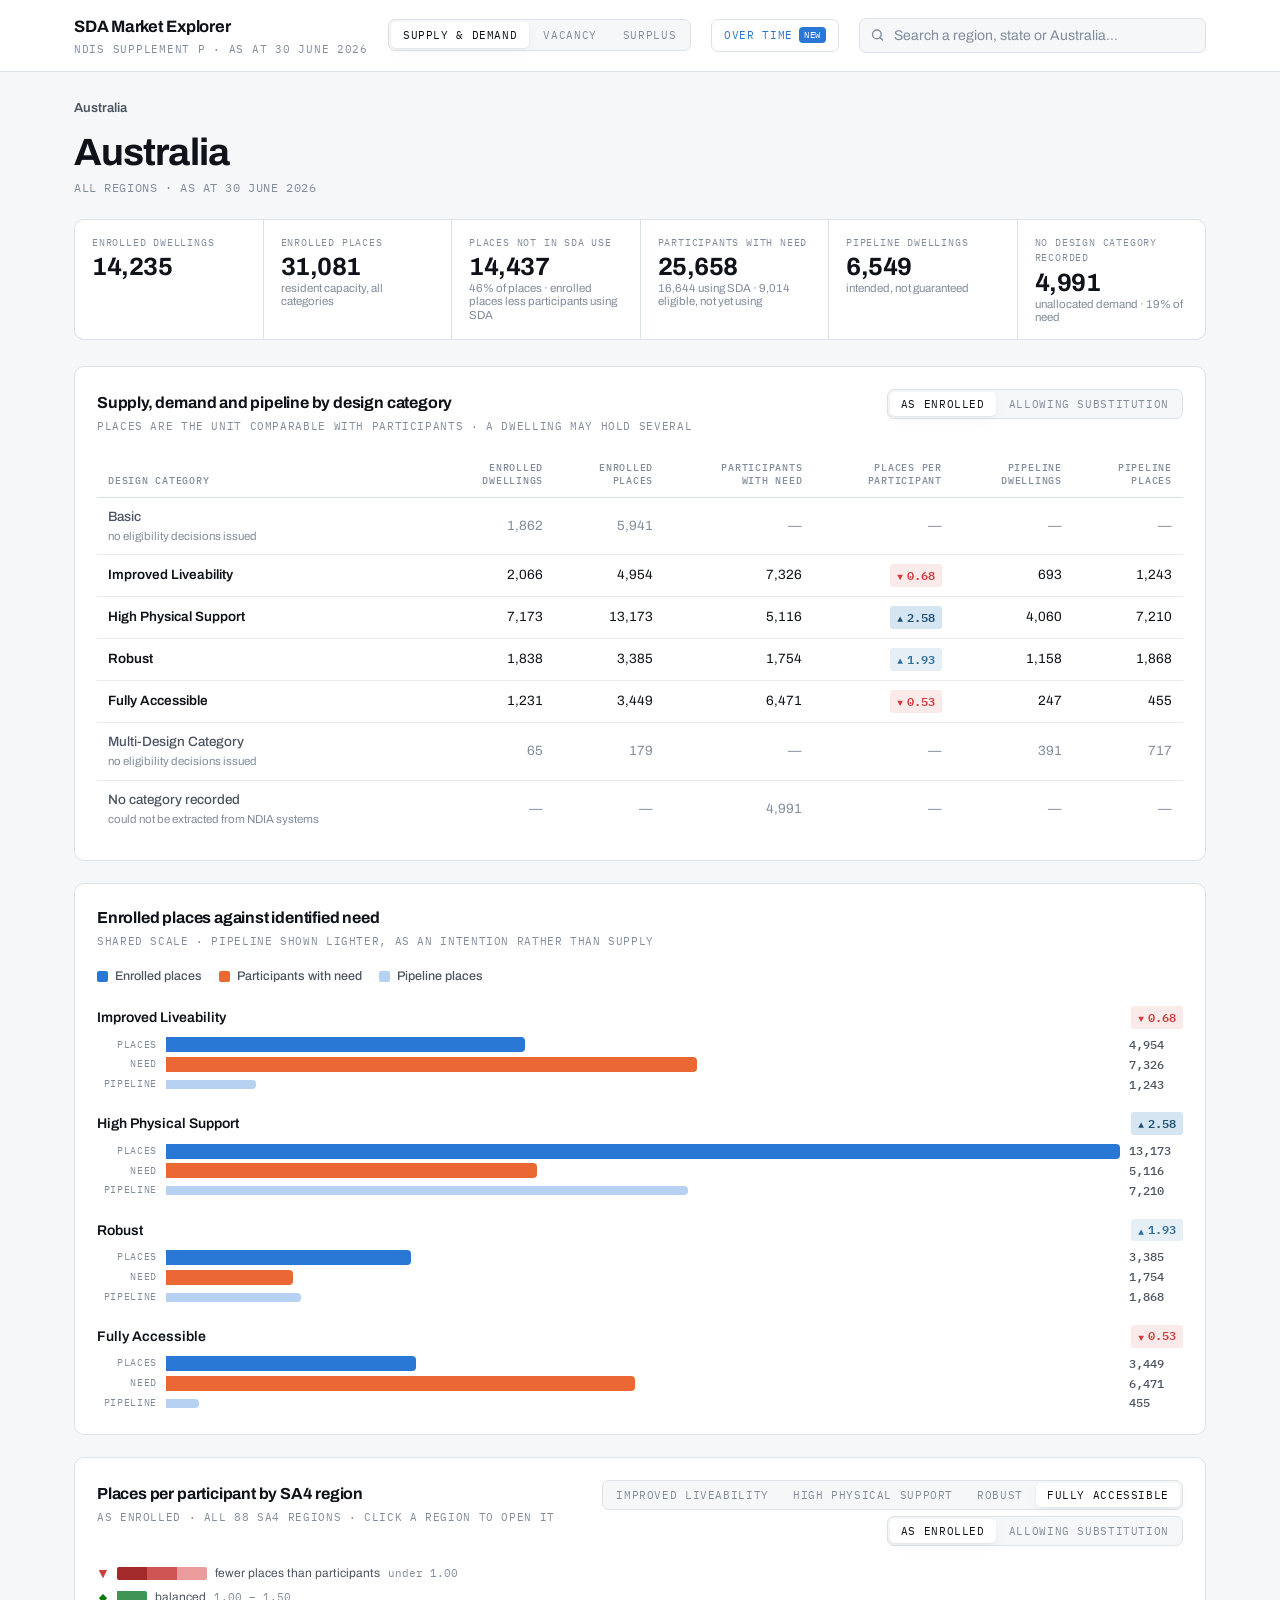
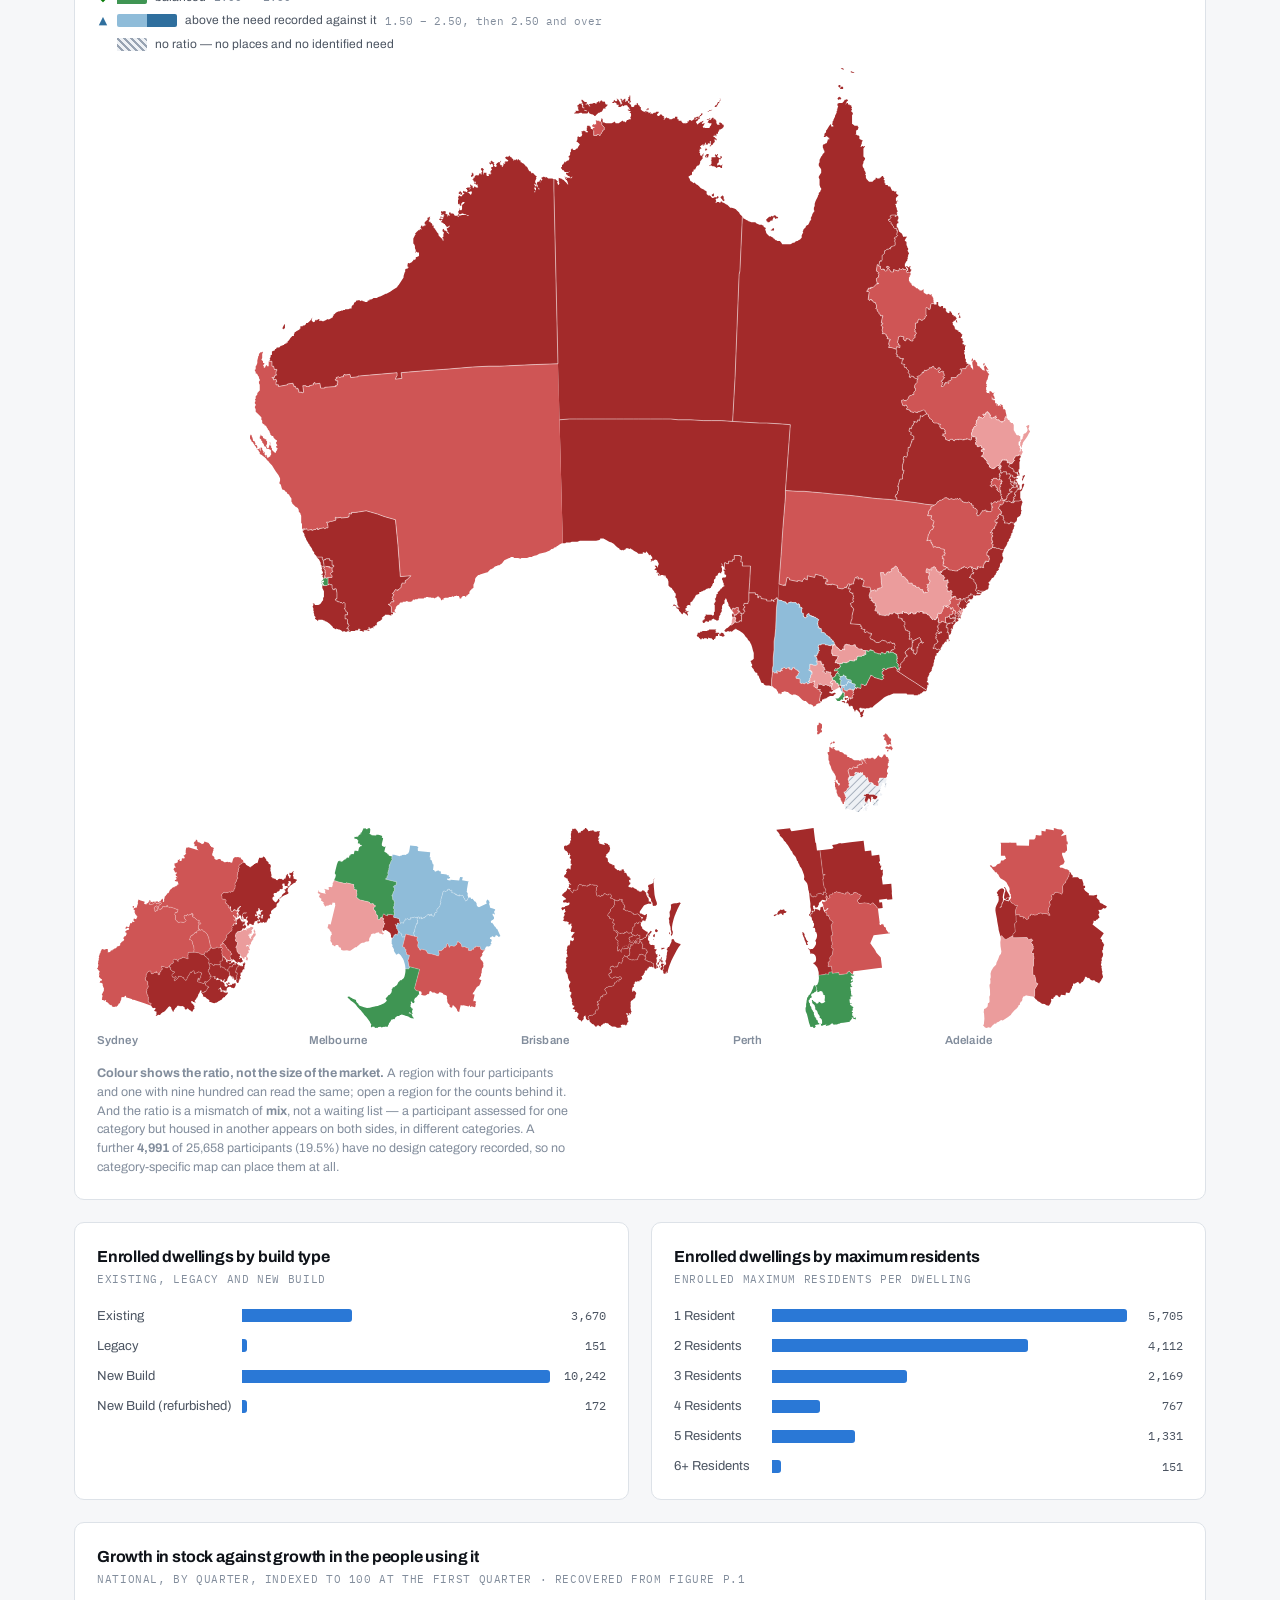
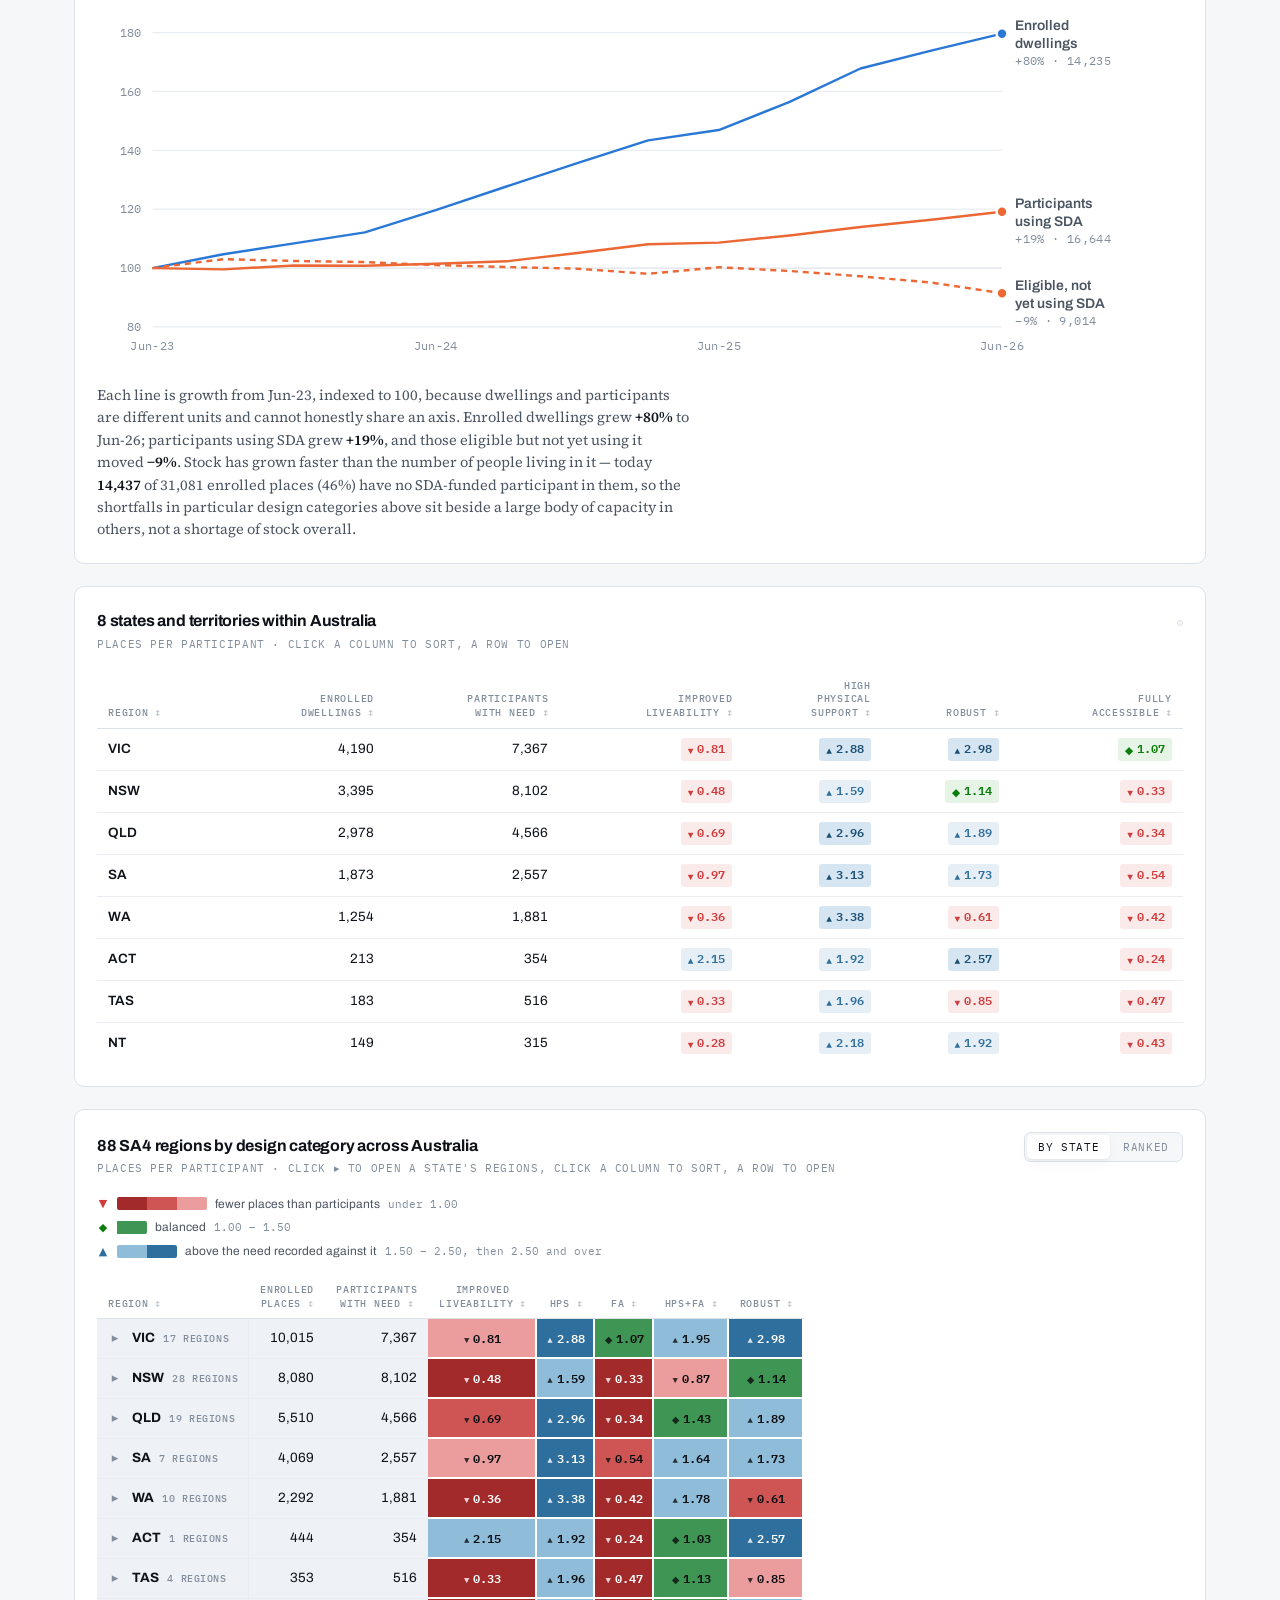
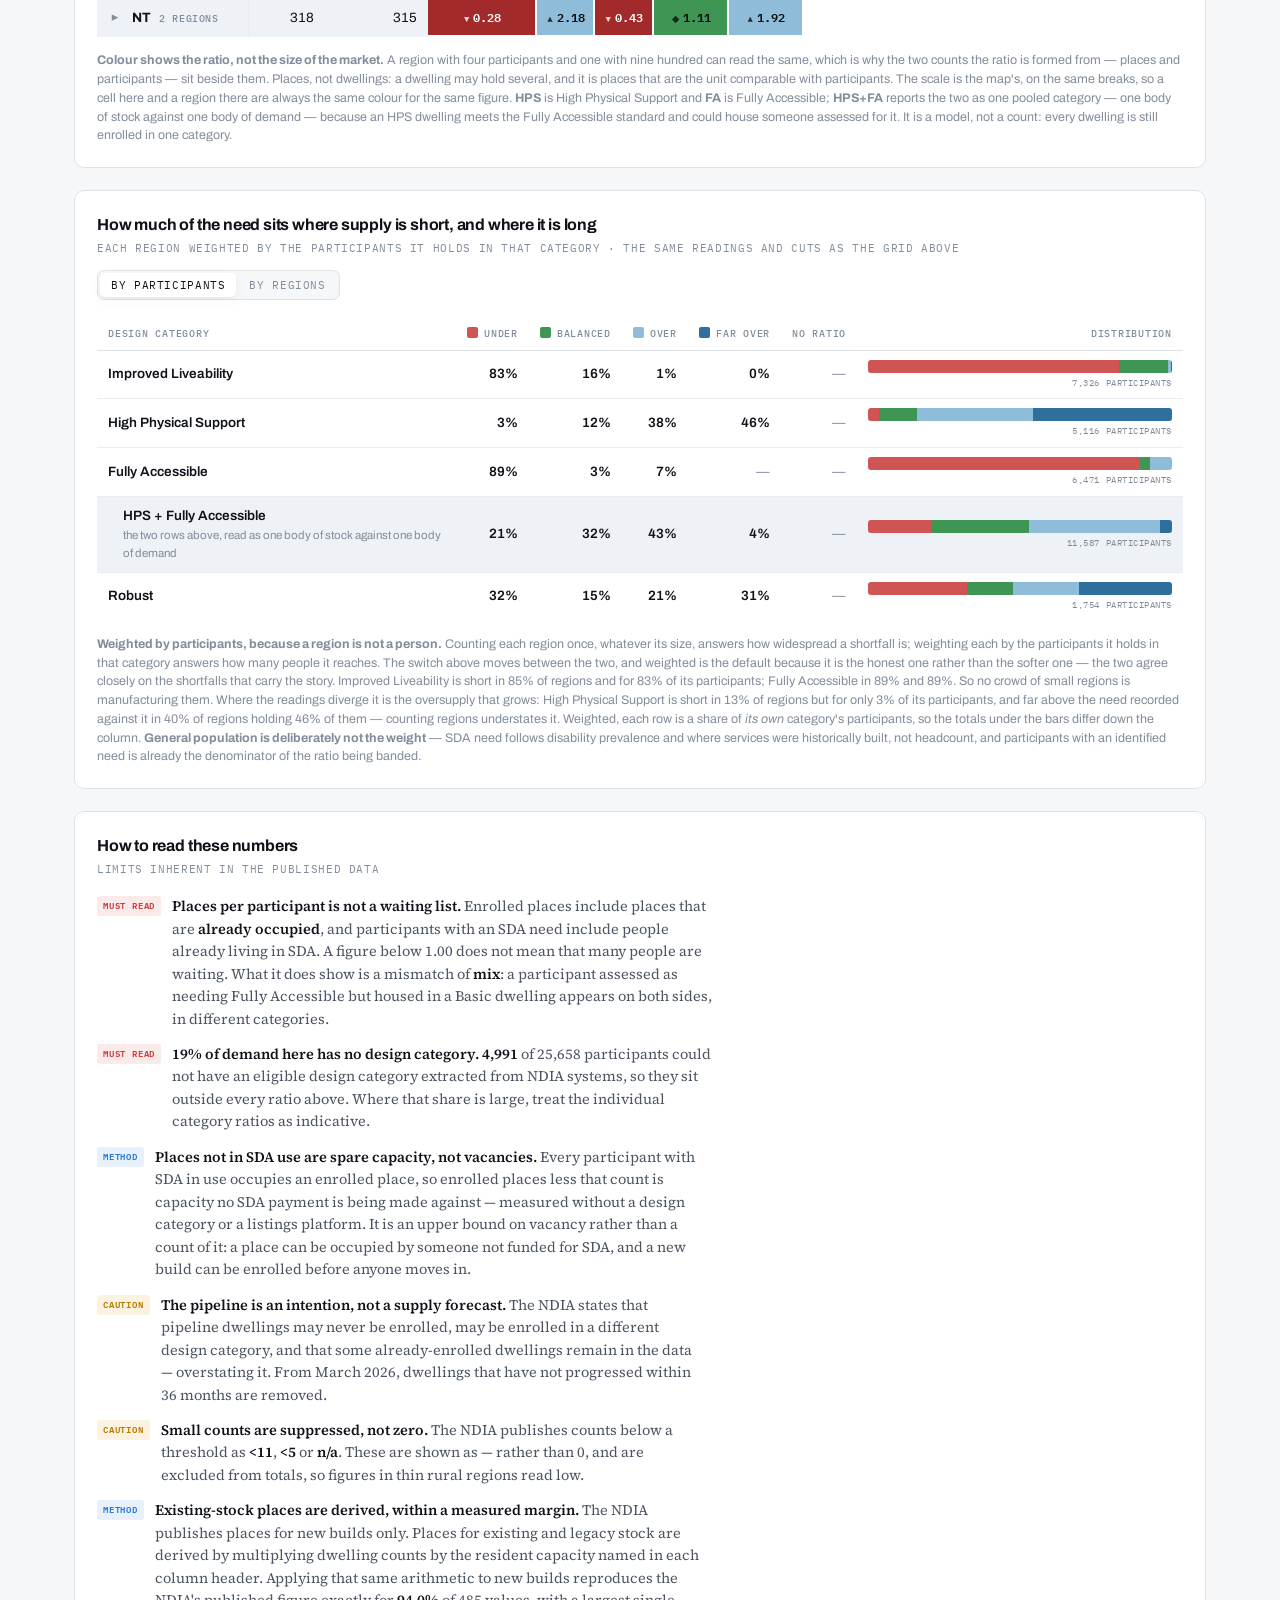
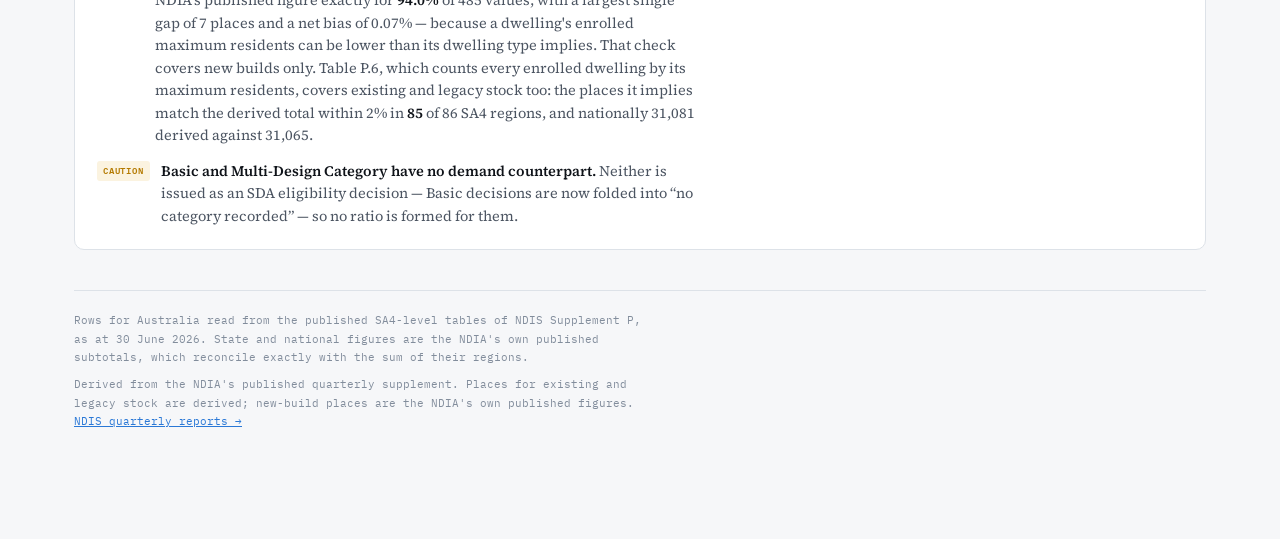
<file: index.html>
<!doctype html>
<html lang="en-AU">
<head>
<meta charset="utf-8">
<meta name="viewport" content="width=device-width, initial-scale=1">
<title>SDA Market Explorer</title>
<meta name="description" content="Specialist Disability Accommodation supply, demand and pipeline by design category, for every Australian SA4 region, state and nationally.">
<link rel="preconnect" href="https://fonts.googleapis.com">
<link rel="preconnect" href="https://fonts.gstatic.com" crossorigin>
<link rel="stylesheet" href="https://fonts.googleapis.com/css2?family=Archivo:wght@500;600;700&family=Source+Serif+4:opsz,wght@8..60,400;8..60,600&family=IBM+Plex+Mono:wght@400;500;600&display=swap">
<link rel="icon" href="data:image/svg+xml,%3Csvg xmlns=%22http://www.w3.org/2000/svg%22 viewBox=%220 0 32 32%22%3E%3Crect width=%2232%22 height=%2232%22 rx=%226%22 fill=%22%232a78d6%22/%3E%3Crect x=%227%22 y=%2216%22 width=%224%22 height=%229%22 fill=%22white%22/%3E%3Crect x=%2214%22 y=%2210%22 width=%224%22 height=%2215%22 fill=%22white%22/%3E%3Crect x=%2221%22 y=%2214%22 width=%224%22 height=%2211%22 fill=%22white%22 opacity=%22.6%22/%3E%3C/svg%3E">
<link rel="stylesheet" href="styles.css">
</head>
<body>

<header class="topbar">
  <div class="topbar-in">
    <div class="brand">
      <div class="brand-name">SDA Market Explorer</div>
      <div class="brand-sub" id="brandSub">Loading&hellip;</div>
    </div>
    <div class="viewswitch" id="viewSwitch" role="group" aria-label="Choose a view">
      <button type="button" data-view="supply" aria-pressed="true">Supply &amp; demand</button>
      <button type="button" data-view="vacancy" aria-pressed="false">Vacancy</button>
      <button type="button" data-view="surplus" aria-pressed="false">Surplus</button>
    </div>
    <a class="viewlink" href="time/">Over time <span class="new">New</span></a>
    <div class="picker">
      <svg width="15" height="15" viewBox="0 0 24 24" fill="none" stroke="currentColor" stroke-width="2.2" stroke-linecap="round" aria-hidden="true" style="color:var(--ink-3)">
        <circle cx="11" cy="11" r="7"></circle><path d="M20 20l-4.3-4.3"></path>
      </svg>
      <input id="search" type="search" role="combobox" aria-expanded="false"
             aria-controls="results" aria-autocomplete="list" autocomplete="off"
             placeholder="Search a region, state or Australia&hellip;" aria-label="Search for a geography">
      <div class="results" id="results" role="listbox" hidden></div>
    </div>
  </div>
</header>

<main id="main">
  <div class="loading" id="loading">Loading data&hellip;</div>
  <div id="view" hidden>

    <nav class="crumbs" id="crumbs" aria-label="Breadcrumb"></nav>

    <div class="page-head">
      <h1 id="placeName"></h1>
      <div class="page-meta" id="placeMeta"></div>
    </div>

    <div id="viewSupply">

    <dl class="tiles" id="tiles"></dl>

    <section class="panel">
      <div class="panel-head">
        <div>
          <div class="panel-title">Supply, demand and pipeline by design category</div>
          <div class="panel-sub" id="tableSub"></div>
        </div>
        <div class="levelswitch" id="modeSwitch" role="group" aria-label="How supply is counted">
          <button type="button" data-mode="enrolled" aria-pressed="true">As enrolled</button>
          <button type="button" data-mode="substitution" aria-pressed="false">Allowing substitution</button>
        </div>
      </div>
      <p class="mode-note" id="modeNote" hidden></p>
      <div class="tablewrap">
        <table id="catTable">
          <thead>
            <tr>
              <th scope="col">Design category</th>
              <th scope="col">Enrolled<br>dwellings</th>
              <th scope="col" id="placesHead">Enrolled<br>places</th>
              <th scope="col">Participants<br>with need</th>
              <th scope="col">Places per<br>participant</th>
              <th scope="col">Pipeline<br>dwellings</th>
              <th scope="col">Pipeline<br>places</th>
            </tr>
          </thead>
          <tbody id="catBody"></tbody>
        </table>
      </div>
    </section>

    <section class="panel" id="chartPanel">
      <div class="panel-head">
        <div>
          <div class="panel-title">Enrolled places against identified need</div>
          <div class="panel-sub">Shared scale &middot; pipeline shown lighter, as an intention rather than supply</div>
        </div>
      </div>
      <div class="legend" id="chartLegend"></div>
      <div class="gap-chart" id="gapChart"></div>
    </section>

    <section class="panel" id="mapPanel" hidden>
      <div class="panel-head">
        <div>
          <div class="panel-title">Places per participant by SA4 region</div>
          <div class="panel-sub" id="mapSub"></div>
        </div>
        <div class="map-controls">
          <div class="levelswitch" id="mapSwitch" role="group" aria-label="Design category"></div>
          <div class="levelswitch" id="mapModeSwitch" role="group" aria-label="How supply is counted"></div>
        </div>
      </div>
      <p class="map-mode-note" id="mapModeNote" hidden></p>
      <div class="map-legend" id="mapLegend"></div>
      <div class="map-wrap" id="mapMain"></div>
      <div class="map-insets" id="mapInsets"></div>
      <p class="map-note" id="mapNote"></p>
    </section>

    <div class="split">
      <section class="panel">
        <div class="panel-head"><div>
          <div class="panel-title">Enrolled dwellings by build type</div>
          <div class="panel-sub" id="buildSub"></div>
        </div></div>
        <div class="minibars" id="buildBars"></div>
      </section>
      <section class="panel">
        <div class="panel-head"><div>
          <div class="panel-title">Enrolled dwellings by maximum residents</div>
          <div class="panel-sub" id="resSub"></div>
        </div></div>
        <div class="minibars" id="resBars"></div>
      </section>
    </div>

    <section class="panel" id="trendPanel" hidden>
      <div class="panel-head"><div>
        <div class="panel-title">Growth in stock against growth in the people using it</div>
        <div class="panel-sub">National, by quarter, indexed to 100 at the first quarter &middot; recovered from Figure P.1</div>
      </div></div>
      <div id="trendChart"></div>
      <p class="trend-note" id="trendNote"></p>
    </section>

    <section class="panel" id="childPanel">
      <div class="panel-head">
        <div>
          <div class="panel-title" id="childTitle"></div>
          <div class="panel-sub">Places per participant &middot; click a column to sort, a row to open</div>
        </div>
        <div class="levelswitch" id="levelSwitch" role="group" aria-label="Region level"></div>
      </div>
      <div class="tablewrap">
        <table id="childTable">
          <thead><tr id="childHead"></tr></thead>
          <tbody id="childBody"></tbody>
        </table>
      </div>
    </section>

    <section class="panel" id="heatPanel">
      <div class="panel-head">
        <div>
          <div class="panel-title" id="heatTitle"></div>
          <div class="panel-sub" id="heatSub"></div>
        </div>
        <div class="levelswitch" id="heatGroupSwitch" role="group" aria-label="How the regions are arranged"></div>
      </div>
      <div class="map-legend" id="heatLegend"></div>
      <div class="tablewrap heatwrap" id="heatWrap" tabindex="0" role="region" aria-label="Places per participant by SA4 region and design category">
        <table id="heatTable" class="heatgrid">
          <thead><tr id="heatHead"></tr></thead>
          <tbody id="heatBody"></tbody>
        </table>
      </div>
      <p class="map-note wide" id="heatNote"></p>
    </section>

    <section class="panel" id="bandPanel">
      <div class="panel-head">
        <div>
          <div class="panel-title" id="bandTitle"></div>
          <div class="panel-sub" id="bandSub"></div>
        </div>
        <div class="levelswitch" id="bandModeSwitch" role="group" aria-label="How the bands are counted"></div>
      </div>
      <div class="tablewrap">
        <table id="bandTable" class="bandtally">
          <thead><tr id="bandHead"></tr></thead>
          <tbody id="bandBody"></tbody>
        </table>
      </div>
      <p class="map-note wide" id="bandNote"></p>
    </section>

    <section class="panel">
      <div class="panel-head"><div>
        <div class="panel-title">How to read these numbers</div>
        <div class="panel-sub">Limits inherent in the published data</div>
      </div></div>
      <div class="notes" id="notes"></div>
    </section>

    </div><!-- /#viewSupply -->

    <div id="viewVacancy" hidden>

      <dl class="tiles" id="vacTiles"></dl>

      <p class="vac-empty" id="vacEmpty" hidden></p>

      <div id="vacBody">

      <section class="panel">
        <div class="panel-head"><div>
          <div class="panel-title">Whole dwellings, or single rooms?</div>
          <div class="panel-sub" id="vacDepthSub"></div>
        </div></div>
        <div class="legend">
          <span><i class="swatch" style="background:var(--accent)"></i>Whole dwelling empty</span>
          <span><i class="swatch" style="background:var(--accent);opacity:.4"></i>Room in an occupied dwelling</span>
          <span><i class="swatch" style="background:var(--ink-3)"></i>Listing covering several dwellings</span>
        </div>
        <div class="stackbars" id="vacDepth"></div>
        <p class="trend-note" id="vacDepthNote"></p>
      </section>

      <section class="panel">
        <div class="panel-head"><div>
          <div class="panel-title">Vacancy rate by design category</div>
          <div class="panel-sub" id="vacCatSub"></div>
        </div></div>
        <div class="minibars" id="vacCatBars"></div>
      </section>

      <div class="split">
        <section class="panel">
          <div class="panel-head"><div>
            <div class="panel-title">Vacant places by dwelling form</div>
            <div class="panel-sub">Share of each form&rsquo;s vacancy that is the whole dwelling</div>
          </div></div>
          <div class="stackbars" id="vacFormBars"></div>
        </section>
        <section class="panel" id="vacFeaturePanel">
          <div class="panel-head"><div>
            <div class="panel-title">Whole-dwelling vacancy by feature</div>
            <div class="panel-sub">Share of each group&rsquo;s vacant places that is a whole empty dwelling</div>
          </div></div>
          <div class="minibars" id="vacFeatureBars"></div>
        </section>
      </div>

      <section class="panel" id="vacBridgePanel">
        <div class="panel-head"><div>
          <div class="panel-title">Vacancy against the supply and demand picture</div>
          <div class="panel-sub">Every SA4 and design category with enough enrolled places to form a rate</div>
        </div></div>
        <div id="vacBridgeChart"></div>
        <p class="trend-note" id="vacBridgeNote"></p>
      </section>

      <section class="panel" id="vacChildPanel">
        <div class="panel-head">
          <div>
            <div class="panel-title" id="vacChildTitle"></div>
            <div class="panel-sub">Click a column to sort, a row to open</div>
          </div>
          <div class="levelswitch" id="vacLevelSwitch" role="group" aria-label="Region level"></div>
        </div>
        <div class="tablewrap">
          <table id="vacChildTable">
            <thead><tr id="vacChildHead"></tr></thead>
            <tbody id="vacChildBody"></tbody>
          </table>
        </div>
      </section>

      <div class="split">
        <section class="panel" id="vacPricePanel">
          <div class="panel-head"><div>
            <div class="panel-title">Vacant places by price band</div>
            <div class="panel-sub" id="vacPriceSub"></div>
          </div></div>
          <div class="minibars" id="vacPriceBars"></div>
        </section>
        <section class="panel" id="vacSuburbPanel">
          <div class="panel-head"><div>
            <div class="panel-title">Where the vacancies are</div>
            <div class="panel-sub">Most vacant places, by suburb</div>
          </div></div>
          <div class="minibars" id="vacSuburbBars"></div>
        </section>
      </div>

      </div><!-- /#vacBody -->

      <section class="panel">
        <div class="panel-head"><div>
          <div class="panel-title">How to read these numbers</div>
          <div class="panel-sub">Limits inherent in a listings platform</div>
        </div></div>
        <div class="notes" id="vacNotes"></div>
      </section>

    </div><!-- /#viewVacancy -->

    <div id="viewSurplus" hidden>

    <dl class="tiles" id="surTiles"></dl>

    <section class="panel" id="surMapPanel" hidden>
      <div class="panel-head">
        <div>
          <div class="panel-title">Surplus dwellings by SA4 region</div>
          <div class="panel-sub" id="surMapSub"></div>
        </div>
        <div class="surplus-controls">
          <div class="levelswitch" id="surMapSwitch" role="group" aria-label="Design category"></div>
          <div class="levelswitch" id="surThreshSwitch" role="group" aria-label="Surplus threshold"></div>
          <div class="levelswitch" id="surPipeSwitch" role="group" aria-label="Whether the pipeline is counted"></div>
          <div class="levelswitch" id="surModeSwitch" role="group" aria-label="How supply is counted"></div>
          <div class="levelswitch" id="surUncatSwitch" role="group" aria-label="How participants with no recorded design category are counted"></div>
        </div>
      </div>
      <div class="map-legend" id="surMapLegend"></div>
      <div class="map-wrap" id="surMapMain"></div>
      <div class="map-insets" id="surMapInsets"></div>
      <p class="map-note" id="surMapNote"></p>
    </section>

    <section class="panel" id="surGridPanel">
      <div class="panel-head">
        <div>
          <div class="panel-title" id="surGridTitle"></div>
          <div class="panel-sub" id="surGridSub"></div>
        </div>
        <div class="surplus-controls">
          <div class="levelswitch" id="surGridGroupSwitch" role="group" aria-label="How the regions are arranged"></div>
          <div class="levelswitch" id="surGridThreshSwitch" role="group" aria-label="Surplus threshold"></div>
          <div class="levelswitch" id="surGridPipeSwitch" role="group" aria-label="Whether the pipeline is counted"></div>
          <div class="levelswitch" id="surGridUncatSwitch" role="group" aria-label="How participants with no recorded design category are counted"></div>
        </div>
      </div>
      <div class="map-legend" id="surGridLegend"></div>
      <div class="tablewrap heatwrap" id="surGridWrap" tabindex="0" role="region" aria-label="Surplus dwellings by SA4 region and design category">
        <table id="surGridTable" class="heatgrid">
          <thead><tr id="surGridHead"></tr></thead>
          <tbody id="surGridBody"></tbody>
        </table>
      </div>
      <p class="map-note wide" id="surGridNote"></p>
    </section>

    <section class="panel">
      <div class="panel-head"><div>
        <div class="panel-title">How to read these numbers</div>
        <div class="panel-sub">What a surplus dwelling here is, and is not</div>
      </div></div>
      <div class="notes" id="surNotes"></div>
    </section>

    </div><!-- /#viewSurplus -->

    <footer>
      <p id="footNote"></p>
      <p>Derived from the NDIA's published quarterly supplement. Places for existing and legacy
         stock are derived; new-build places are the NDIA's own published figures.
         <a href="https://www.ndis.gov.au/about-us/publications/quarterly-reports" rel="noopener">NDIS quarterly reports &rarr;</a></p>
    </footer>

  </div>
</main>

<script src="app.js"></script>
</body>
</html>
</file>
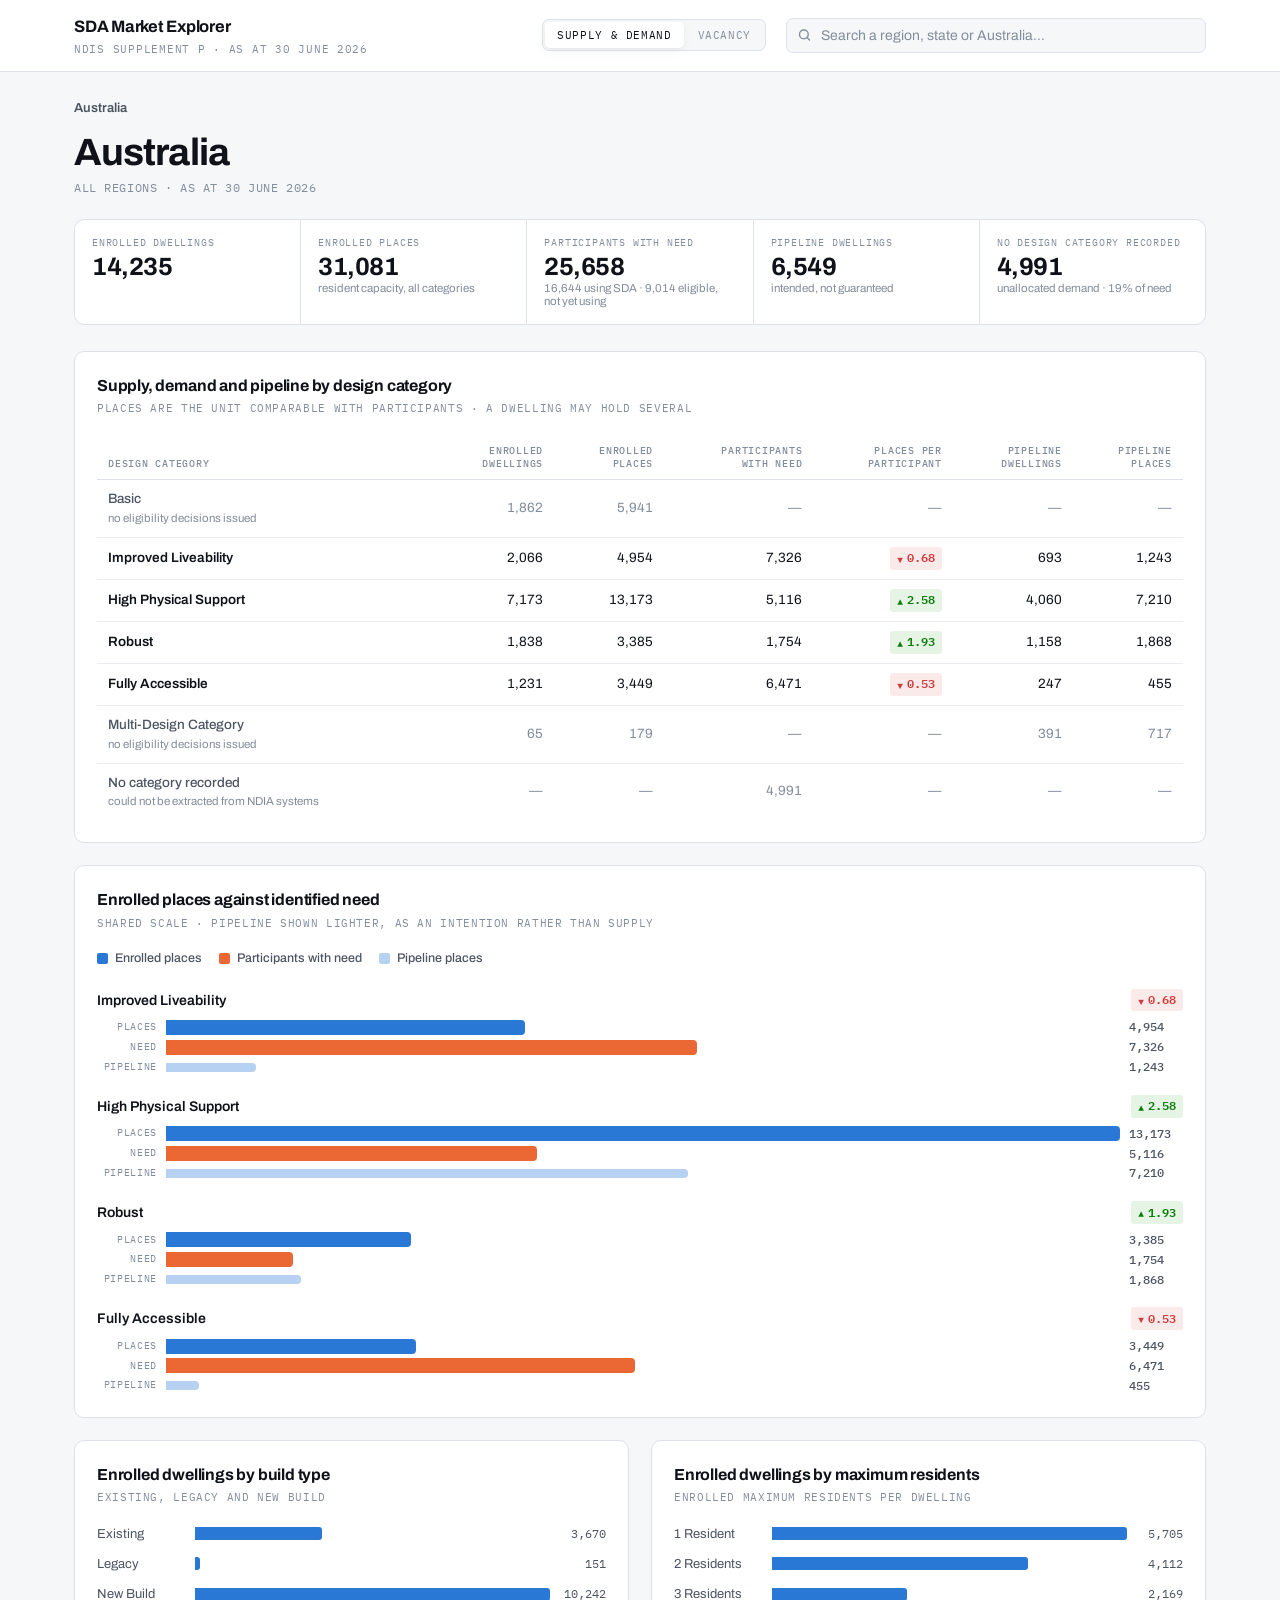
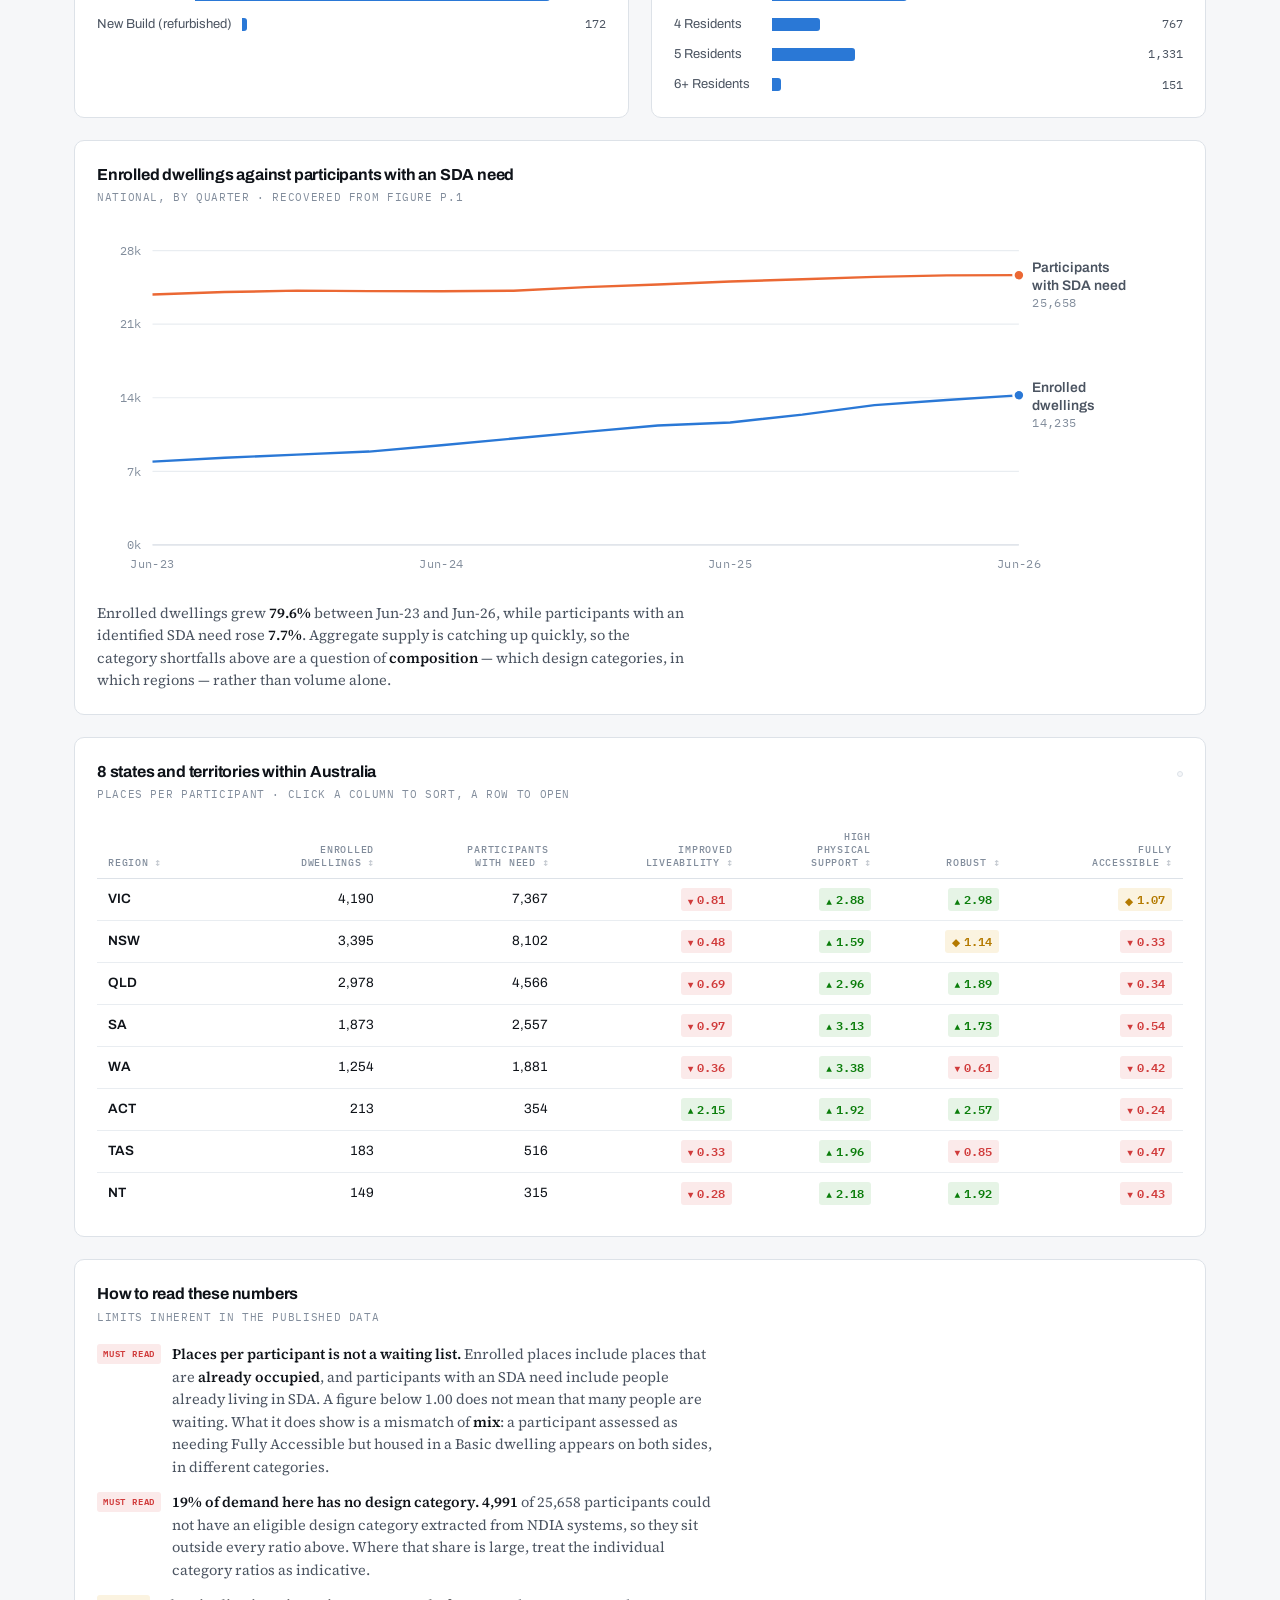
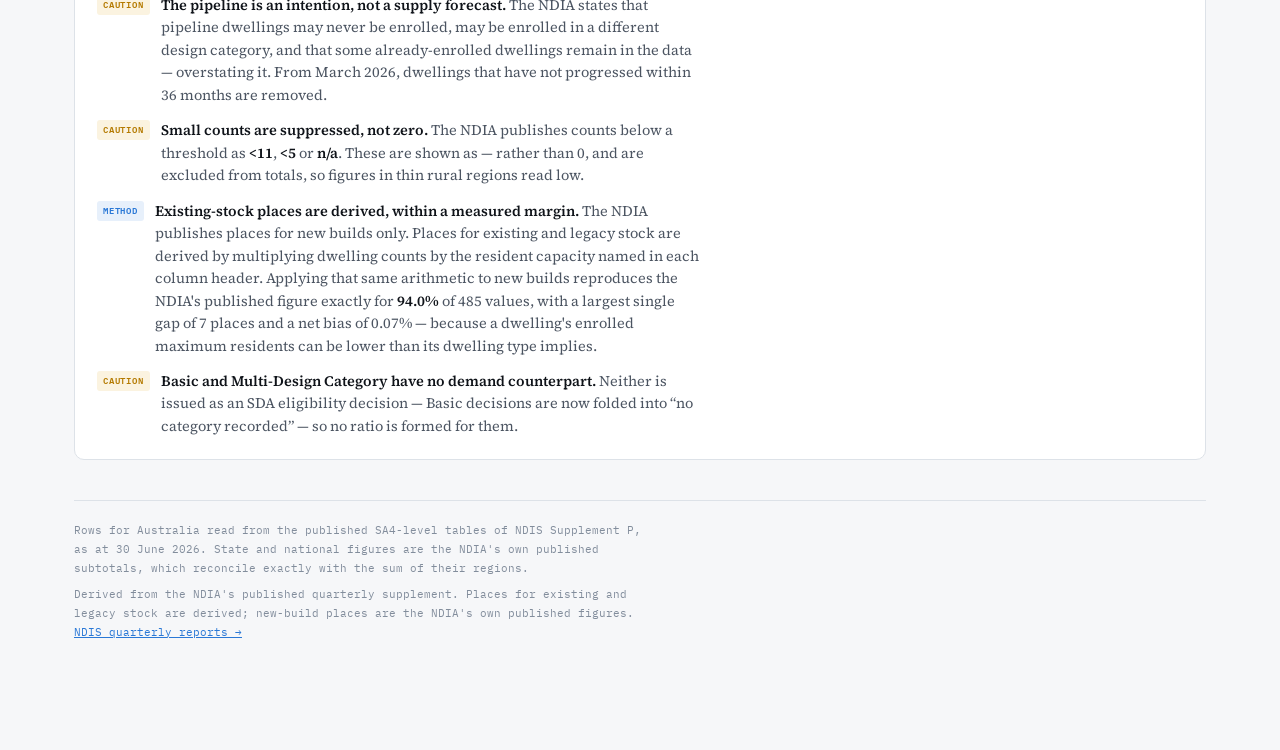
<file: docs/index.html>
<!doctype html>
<html lang="en-AU">
<head>
<meta charset="utf-8">
<meta name="viewport" content="width=device-width, initial-scale=1">
<title>SDA Market Explorer</title>
<meta name="description" content="Specialist Disability Accommodation supply, demand and pipeline by design category, for every Australian SA4 region, state and nationally.">
<link rel="preconnect" href="https://fonts.googleapis.com">
<link rel="preconnect" href="https://fonts.gstatic.com" crossorigin>
<link rel="stylesheet" href="https://fonts.googleapis.com/css2?family=Archivo:wght@500;600;700&family=Source+Serif+4:opsz,wght@8..60,400;8..60,600&family=IBM+Plex+Mono:wght@400;500;600&display=swap">
<link rel="icon" href="data:image/svg+xml,%3Csvg xmlns=%22http://www.w3.org/2000/svg%22 viewBox=%220 0 32 32%22%3E%3Crect width=%2232%22 height=%2232%22 rx=%226%22 fill=%22%232a78d6%22/%3E%3Crect x=%227%22 y=%2216%22 width=%224%22 height=%229%22 fill=%22white%22/%3E%3Crect x=%2214%22 y=%2210%22 width=%224%22 height=%2215%22 fill=%22white%22/%3E%3Crect x=%2221%22 y=%2214%22 width=%224%22 height=%2211%22 fill=%22white%22 opacity=%22.6%22/%3E%3C/svg%3E">
<link rel="stylesheet" href="styles.css">
</head>
<body>

<header class="topbar">
  <div class="topbar-in">
    <div class="brand">
      <div class="brand-name">SDA Market Explorer</div>
      <div class="brand-sub" id="brandSub">Loading&hellip;</div>
    </div>
    <div class="viewswitch" id="viewSwitch" role="group" aria-label="Choose a view">
      <button type="button" data-view="supply" aria-pressed="true">Supply &amp; demand</button>
      <button type="button" data-view="vacancy" aria-pressed="false">Vacancy</button>
    </div>
    <div class="picker">
      <svg width="15" height="15" viewBox="0 0 24 24" fill="none" stroke="currentColor" stroke-width="2.2" stroke-linecap="round" aria-hidden="true" style="color:var(--ink-3)">
        <circle cx="11" cy="11" r="7"></circle><path d="M20 20l-4.3-4.3"></path>
      </svg>
      <input id="search" type="search" role="combobox" aria-expanded="false"
             aria-controls="results" aria-autocomplete="list" autocomplete="off"
             placeholder="Search a region, state or Australia&hellip;" aria-label="Search for a geography">
      <div class="results" id="results" role="listbox" hidden></div>
    </div>
  </div>
</header>

<main id="main">
  <div class="loading" id="loading">Loading data&hellip;</div>
  <div id="view" hidden>

    <nav class="crumbs" id="crumbs" aria-label="Breadcrumb"></nav>

    <div class="page-head">
      <h1 id="placeName"></h1>
      <div class="page-meta" id="placeMeta"></div>
    </div>

    <div id="viewSupply">

    <dl class="tiles" id="tiles"></dl>

    <section class="panel">
      <div class="panel-head">
        <div>
          <div class="panel-title">Supply, demand and pipeline by design category</div>
          <div class="panel-sub" id="tableSub"></div>
        </div>
      </div>
      <div class="tablewrap">
        <table id="catTable">
          <thead>
            <tr>
              <th scope="col">Design category</th>
              <th scope="col">Enrolled<br>dwellings</th>
              <th scope="col">Enrolled<br>places</th>
              <th scope="col">Participants<br>with need</th>
              <th scope="col">Places per<br>participant</th>
              <th scope="col">Pipeline<br>dwellings</th>
              <th scope="col">Pipeline<br>places</th>
            </tr>
          </thead>
          <tbody id="catBody"></tbody>
        </table>
      </div>
    </section>

    <section class="panel" id="chartPanel">
      <div class="panel-head">
        <div>
          <div class="panel-title">Enrolled places against identified need</div>
          <div class="panel-sub">Shared scale &middot; pipeline shown lighter, as an intention rather than supply</div>
        </div>
      </div>
      <div class="legend">
        <span><i class="swatch" style="background:var(--accent)"></i>Enrolled places</span>
        <span><i class="swatch" style="background:var(--demand)"></i>Participants with need</span>
        <span><i class="swatch" style="background:var(--accent);opacity:.34"></i>Pipeline places</span>
      </div>
      <div class="gap-chart" id="gapChart"></div>
    </section>

    <div class="split">
      <section class="panel">
        <div class="panel-head"><div>
          <div class="panel-title">Enrolled dwellings by build type</div>
          <div class="panel-sub" id="buildSub"></div>
        </div></div>
        <div class="minibars" id="buildBars"></div>
      </section>
      <section class="panel">
        <div class="panel-head"><div>
          <div class="panel-title">Enrolled dwellings by maximum residents</div>
          <div class="panel-sub" id="resSub"></div>
        </div></div>
        <div class="minibars" id="resBars"></div>
      </section>
    </div>

    <section class="panel" id="trendPanel" hidden>
      <div class="panel-head"><div>
        <div class="panel-title">Enrolled dwellings against participants with an SDA need</div>
        <div class="panel-sub">National, by quarter &middot; recovered from Figure P.1</div>
      </div></div>
      <div id="trendChart"></div>
      <p class="trend-note" id="trendNote"></p>
    </section>

    <section class="panel" id="childPanel">
      <div class="panel-head">
        <div>
          <div class="panel-title" id="childTitle"></div>
          <div class="panel-sub">Places per participant &middot; click a column to sort, a row to open</div>
        </div>
        <div class="levelswitch" id="levelSwitch" role="group" aria-label="Region level"></div>
      </div>
      <div class="tablewrap">
        <table id="childTable">
          <thead><tr id="childHead"></tr></thead>
          <tbody id="childBody"></tbody>
        </table>
      </div>
    </section>

    <section class="panel">
      <div class="panel-head"><div>
        <div class="panel-title">How to read these numbers</div>
        <div class="panel-sub">Limits inherent in the published data</div>
      </div></div>
      <div class="notes" id="notes"></div>
    </section>

    </div><!-- /#viewSupply -->

    <div id="viewVacancy" hidden>

      <dl class="tiles" id="vacTiles"></dl>

      <p class="vac-empty" id="vacEmpty" hidden></p>

      <div id="vacBody">

      <section class="panel">
        <div class="panel-head"><div>
          <div class="panel-title">Whole dwellings, or single rooms?</div>
          <div class="panel-sub" id="vacDepthSub"></div>
        </div></div>
        <div class="legend">
          <span><i class="swatch" style="background:var(--accent)"></i>Whole dwelling empty</span>
          <span><i class="swatch" style="background:var(--accent);opacity:.4"></i>Room in an occupied dwelling</span>
          <span><i class="swatch" style="background:var(--ink-3)"></i>Listing covering several dwellings</span>
        </div>
        <div class="stackbars" id="vacDepth"></div>
        <p class="trend-note" id="vacDepthNote"></p>
      </section>

      <section class="panel">
        <div class="panel-head"><div>
          <div class="panel-title">Vacancy rate by design category</div>
          <div class="panel-sub" id="vacCatSub"></div>
        </div></div>
        <div class="minibars" id="vacCatBars"></div>
      </section>

      <div class="split">
        <section class="panel">
          <div class="panel-head"><div>
            <div class="panel-title">Vacant places by dwelling form</div>
            <div class="panel-sub">Share of each form&rsquo;s vacancy that is the whole dwelling</div>
          </div></div>
          <div class="minibars" id="vacFormBars"></div>
        </section>
        <section class="panel" id="vacFeaturePanel">
          <div class="panel-head"><div>
            <div class="panel-title">Whole-dwelling vacancy by feature</div>
            <div class="panel-sub">Share of each group&rsquo;s vacant places that is a whole empty dwelling</div>
          </div></div>
          <div class="minibars" id="vacFeatureBars"></div>
        </section>
      </div>

      <section class="panel" id="vacBridgePanel">
        <div class="panel-head"><div>
          <div class="panel-title">Vacancy against the supply and demand picture</div>
          <div class="panel-sub">Every SA4 and design category with enough enrolled places to form a rate</div>
        </div></div>
        <div id="vacBridgeChart"></div>
        <p class="trend-note" id="vacBridgeNote"></p>
      </section>

      <section class="panel" id="vacChildPanel">
        <div class="panel-head">
          <div>
            <div class="panel-title" id="vacChildTitle"></div>
            <div class="panel-sub">Click a column to sort, a row to open</div>
          </div>
          <div class="levelswitch" id="vacLevelSwitch" role="group" aria-label="Region level"></div>
        </div>
        <div class="tablewrap">
          <table id="vacChildTable">
            <thead><tr id="vacChildHead"></tr></thead>
            <tbody id="vacChildBody"></tbody>
          </table>
        </div>
      </section>

      <div class="split">
        <section class="panel" id="vacPricePanel">
          <div class="panel-head"><div>
            <div class="panel-title">Vacant places by price band</div>
            <div class="panel-sub" id="vacPriceSub"></div>
          </div></div>
          <div class="minibars" id="vacPriceBars"></div>
        </section>
        <section class="panel" id="vacSuburbPanel">
          <div class="panel-head"><div>
            <div class="panel-title">Where the vacancies are</div>
            <div class="panel-sub">Most vacant places, by suburb</div>
          </div></div>
          <div class="minibars" id="vacSuburbBars"></div>
        </section>
      </div>

      </div><!-- /#vacBody -->

      <section class="panel">
        <div class="panel-head"><div>
          <div class="panel-title">How to read these numbers</div>
          <div class="panel-sub">Limits inherent in a listings platform</div>
        </div></div>
        <div class="notes" id="vacNotes"></div>
      </section>

    </div><!-- /#viewVacancy -->

    <footer>
      <p id="footNote"></p>
      <p>Derived from the NDIA's published quarterly supplement. Places for existing and legacy
         stock are derived; new-build places are the NDIA's own published figures.
         <a href="https://www.ndis.gov.au/about-us/publications/quarterly-reports" rel="noopener">NDIS quarterly reports &rarr;</a></p>
    </footer>

  </div>
</main>

<script src="app.js"></script>
</body>
</html>
</file>
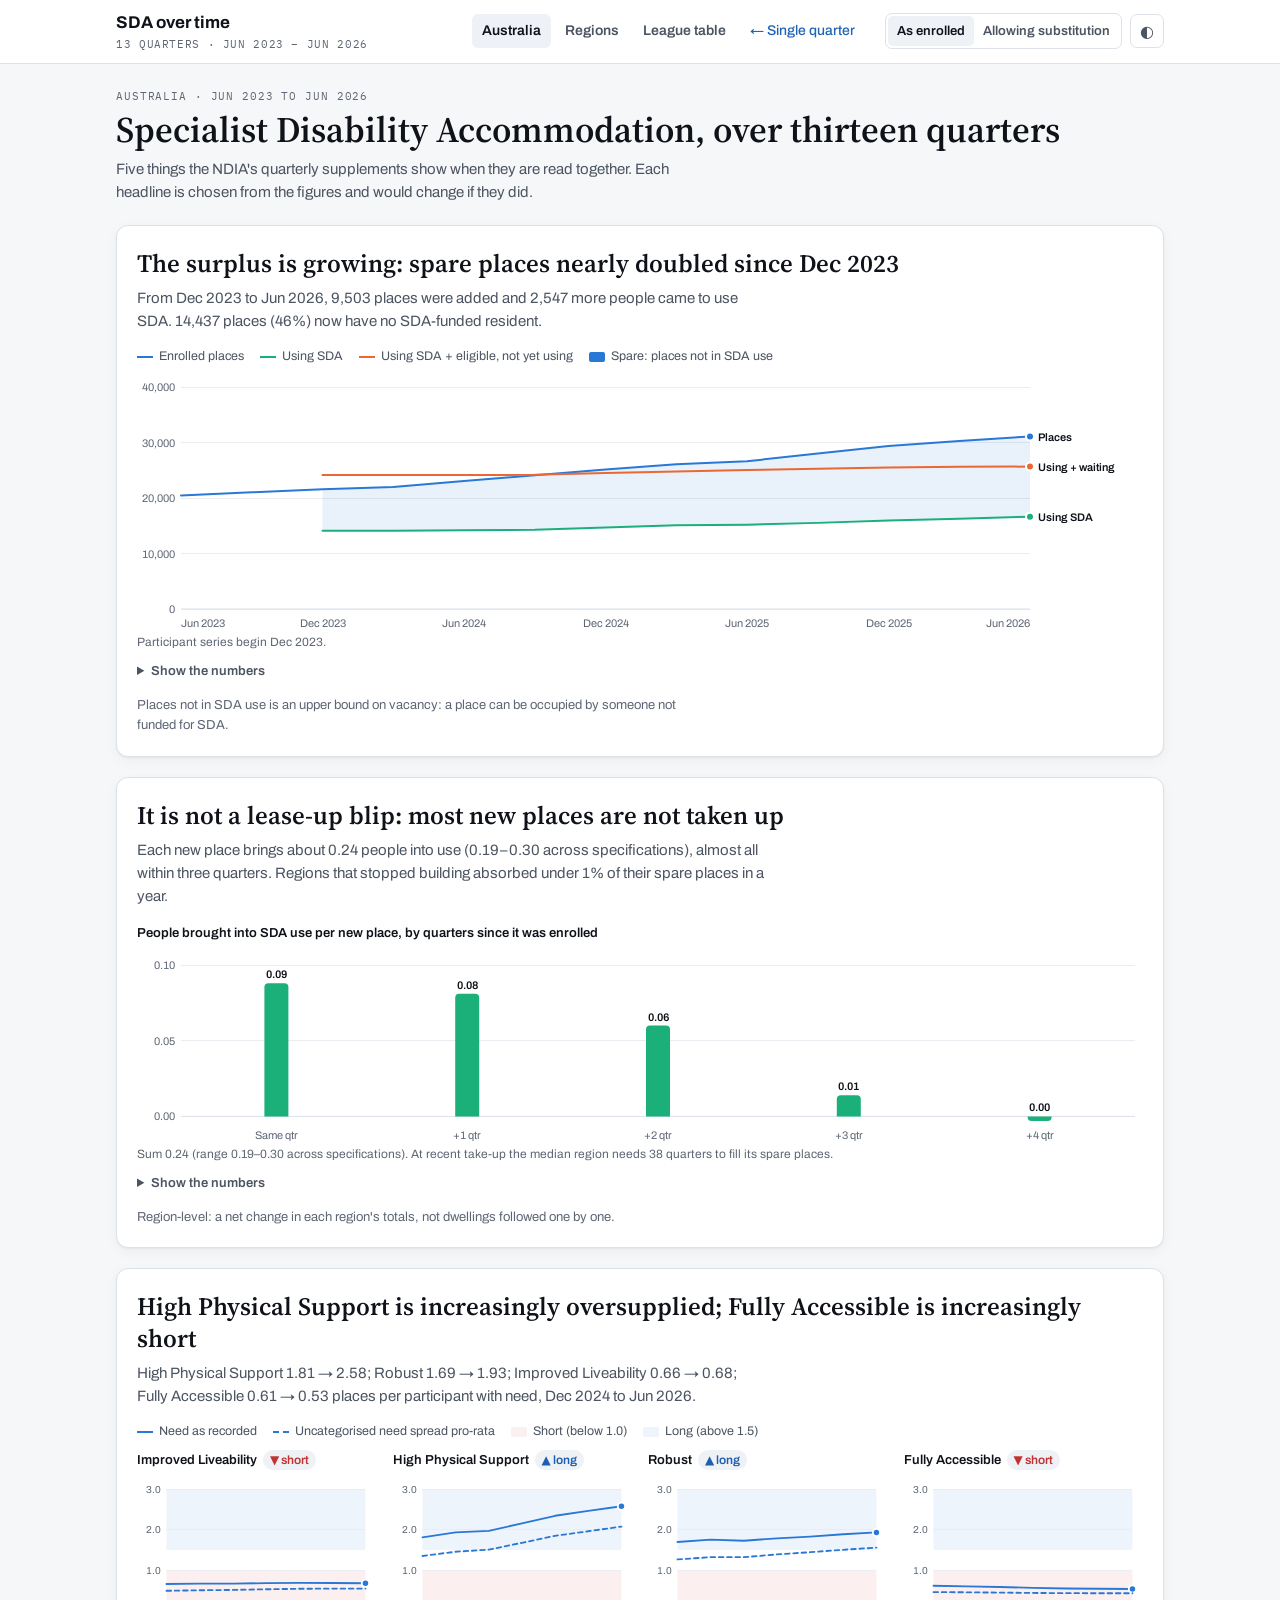
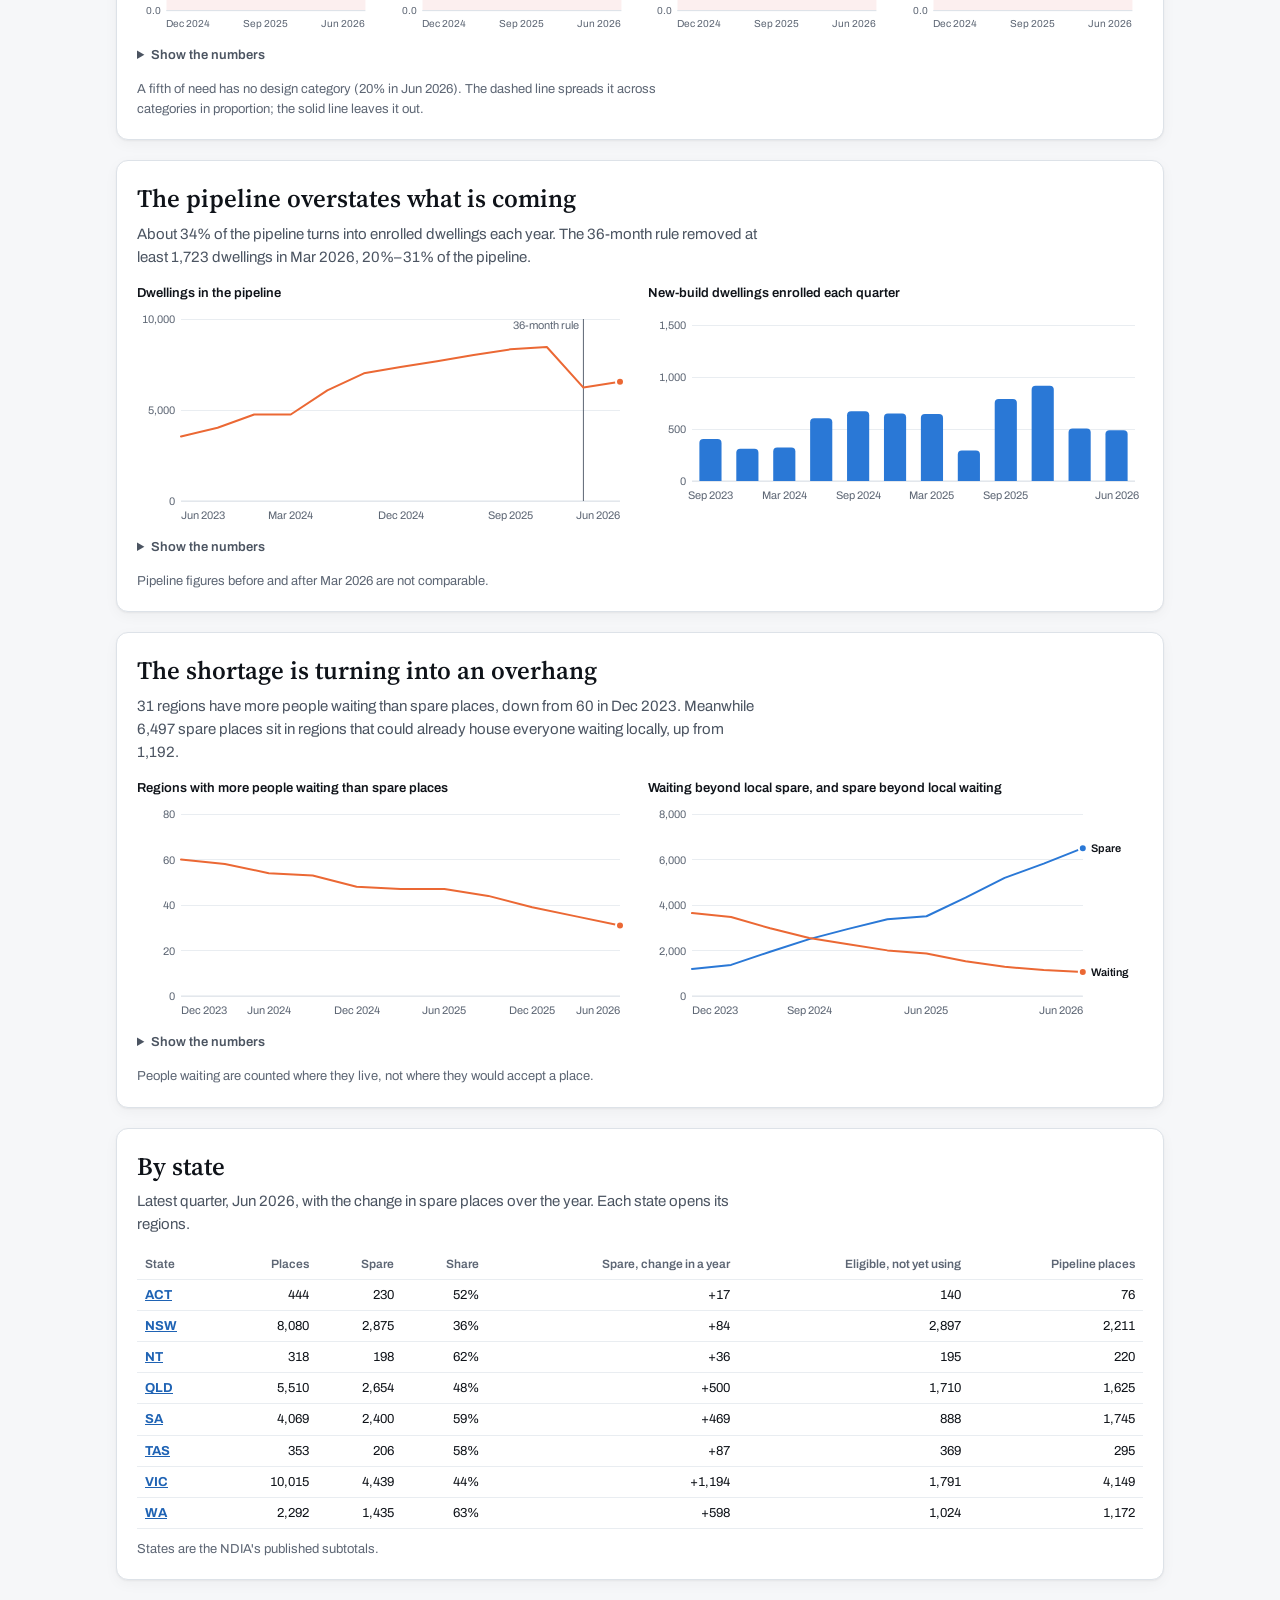
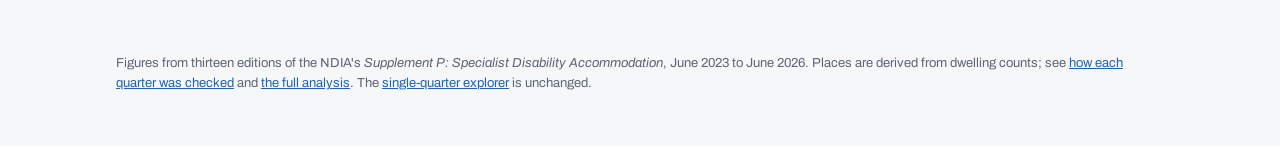
<file: time/index.html>
<!doctype html>
<html lang="en-AU">
<head>
<meta charset="utf-8">
<meta name="viewport" content="width=device-width, initial-scale=1">
<title>SDA Over Time</title>
<meta name="description" content="How Specialist Disability Accommodation supply, use, need and pipeline have moved across thirteen quarters, nationally and for every SA4 region.">
<link rel="preconnect" href="https://fonts.googleapis.com">
<link rel="preconnect" href="https://fonts.gstatic.com" crossorigin>
<link rel="stylesheet" href="https://fonts.googleapis.com/css2?family=Archivo:wght@500;600;700&family=Source+Serif+4:opsz,wght@8..60,400;8..60,600&family=IBM+Plex+Mono:wght@400;500;600&display=swap">
<link rel="icon" href="data:image/svg+xml,%3Csvg xmlns=%22http://www.w3.org/2000/svg%22 viewBox=%220 0 32 32%22%3E%3Crect width=%2232%22 height=%2232%22 rx=%226%22 fill=%22%232a78d6%22/%3E%3Cpath d=%22M6 22 L12 17 L18 19 L26 9%22 stroke=%22white%22 stroke-width=%223%22 fill=%22none%22 stroke-linecap=%22round%22 stroke-linejoin=%22round%22/%3E%3C/svg%3E">
<link rel="stylesheet" href="styles.css">
</head>
<body>

<header class="topbar">
  <a class="skip" id="skip" href="#/">Skip to content</a>
  <div class="topbar-in">
    <div class="brand">
      <a class="brand-name" href="#/">SDA over time</a>
      <div class="brand-sub" id="brandSub">Loading&hellip;</div>
    </div>
    <nav class="tabs" aria-label="Views">
      <a href="#/" id="tabAustralia" aria-current="page">Australia</a>
      <a href="#/regions" id="tabRegions">Regions</a>
      <a href="#/league" id="tabLeague">League table</a>
      <a href="../" class="tab-out">Single quarter</a>
    </nav>
    <div class="controls">
      <div class="switch" id="subSwitch" role="group" aria-label="How supply is counted">
        <button type="button" data-sub="enrolled" aria-pressed="true" aria-label="As enrolled"><span class="full">As enrolled</span><span class="brief" aria-hidden="true">Enrolled</span></button>
        <button type="button" data-sub="substitution" aria-pressed="false" aria-label="Allowing substitution"><span class="full">Allowing substitution</span><span class="brief" aria-hidden="true">Substitution</span></button>
      </div>
      <button type="button" class="theme" id="themeButton" aria-label="Colour theme: follows your system">
        <span aria-hidden="true">◐</span>
      </button>
    </div>
  </div>
</header>

<main id="main">
  <p class="loading" id="loading">Loading data&hellip;</p>
  <div id="page" hidden></div>
</main>

<footer class="foot">
  <p>Figures from thirteen editions of the NDIA's <em>Supplement P: Specialist Disability
  Accommodation</em>, June 2023 to June 2026. Places are derived from dwelling counts;
  see <a href="../data/panel/VALIDATION.md">how each quarter was checked</a> and
  <a href="../data/panel/ANALYSIS.md">the full analysis</a>.
  The <a href="../">single-quarter explorer</a> is unchanged.</p>
</footer>

<div class="tip" id="tip" aria-hidden="true" hidden></div>
<script src="app.js"></script>
</body>
</html>
</file>
<file: styles.css>
/* SDA Market Explorer — tokens shared with the proposal document.
   Series colours are the validated categorical slots 1 and 2; status colours
   are reserved for the supply/demand verdict and never reused for a series. */
:root {
  --ground:      #f6f7f9;
  --surface:     #ffffff;
  --surface-2:   #eef1f5;
  --ink:         #0f1319;
  --ink-2:       #4b5461;
  --ink-3:       #828d9c;
  --rule:        #dde2e8;
  --rule-soft:   #e9edf1;
  --accent:      #2a78d6;
  --accent-soft: #e7f0fb;
  --demand:      #eb6834;
  --critical:    #d03b3b;
  --warning:     #b47a00;
  --good:        #0a7d0a;
  --crit-bg:     #fbeaea;
  --over-bg:     #e7eff6;
  --over-2:      #1d4f74;
  --over-2-bg:   #d5e5f1;
  --warn-bg:     #fbf3e0;
  --good-bg:     #e6f4e6;

  /* Map classes: diverging, because both ends are a problem. Red is short of
     identified need, green is the balanced band, blue is well above it. The
     old scale ran red to green as though more were always better, which read
     High Physical Support -- 49% of its places sit in regions at 3.0 or above
     -- as uniformly healthy. Lightness carries the ordering independently of
     hue, and the blue end is unambiguous under red/green colour vision. */
  --map-1:       #a32a2a;
  --map-2:       #cf5555;
  --map-3:       #eb9c9c;
  --map-4:       #3f9553;
  --map-5:       #8fbcd9;
  --map-6:       #2f6f9e;
  --map-out:     #e4e8ee;
  --map-nil-bg:  #eef1f5;
  --map-nil-ink: #98a3b2;
  --map-mesh:    #ffffff;
  /* Ink for text sitting on a map fill. The scale's lightness ordering flips
     between the two themes -- #eb9c9c is a pale red in daylight and #6b2f31 a
     deep one at night -- so the readable ink flips with it. Every pair here
     clears WCAG AA at the heatmap's 11.5px, checked against the tokens above. */
  --on-map-1:    #ffffff;
  --on-map-2:    #0b0d10;
  --on-map-3:    #0b0d10;
  --on-map-4:    #0b0d10;
  --on-map-5:    #0b0d10;
  --on-map-6:    #ffffff;
  /* Surplus classes: sequential, not diverging. Zero is the reference and
     everything above it runs one way, so a ramp is the honest shape -- the
     map's red/green/blue would imply the far end is a second kind of problem
     when it is the same problem, further along. Amber through to deep brown,
     deliberately nothing like the ratio scale, so the two maps cannot be
     mistaken for one another at a glance. --surp-0 is all but blank: a region
     with nothing spare should read as empty page, which is what makes the
     regions holding stock findable without reading a figure. */
  --surp-0:      #f7f8fa;
  --surp-1:      #fbe3b0;
  --surp-2:      #f3c169;
  --surp-3:      #e39a34;
  --surp-4:      #bf6f18;
  --surp-5:      #8a4a10;
  --on-surp-0:   #828d9c;
  --on-surp-1:   #0b0d10;
  --on-surp-2:   #0b0d10;
  --on-surp-3:   #0b0d10;
  --on-surp-4:   #ffffff;
  --on-surp-5:   #ffffff;
  --shadow:      0 1px 2px rgba(15,19,25,.05), 0 4px 14px rgba(15,19,25,.04);

  --sans:  "Archivo", system-ui, -apple-system, "Segoe UI", sans-serif;
  --serif: "Source Serif 4", Georgia, "Times New Roman", serif;
  --mono:  "IBM Plex Mono", ui-monospace, "SF Mono", Menlo, monospace;
}
@media (prefers-color-scheme: dark) {
  :root:not([data-theme="light"]) {
    --ground: #0e1013; --surface: #171a1f; --surface-2: #1f242b;
    --ink: #f2f4f7; --ink-2: #a6b0bd; --ink-3: #828d9c;
    --rule: #272c33; --rule-soft: #21262c;
    --accent: #3987e5; --accent-soft: #16283d; --demand: #d95926;
    --critical: #e46a6a; --warning: #e0a020; --good: #35b535;
    --crit-bg: #33191a; --warn-bg: #302512; --good-bg: #162c17;
    --map-1: #cf3b3b; --map-2: #9e3838; --map-3: #6b2f31;
    --map-4: #3d9e50; --map-5: #35648a; --map-6: #4fa3e0;
    --map-out: #232830; --map-nil-bg: #1f242b; --map-nil-ink: #5d6875;
    --map-mesh: #0e1013;
    --on-map-1: #ffffff; --on-map-2: #ffffff; --on-map-3: #ffffff;
    --on-map-4: #0b0d10; --on-map-5: #ffffff; --on-map-6: #0b0d10;
    --surp-0: #14171b; --surp-1: #4a3410; --surp-2: #7a5416;
    --surp-3: #ab7620; --surp-4: #d69b3c; --surp-5: #f0c274;
    --on-surp-0: #5d6875; --on-surp-1: #ffffff; --on-surp-2: #ffffff;
    --on-surp-3: #0b0d10; --on-surp-4: #0b0d10; --on-surp-5: #0b0d10;
    --over-bg: #15222c; --over-2: #8cc8ee; --over-2-bg: #1b2d3a;
    --shadow: 0 1px 2px rgba(0,0,0,.3), 0 4px 14px rgba(0,0,0,.25);
  }
}
:root[data-theme="dark"] {
  --ground: #0e1013; --surface: #171a1f; --surface-2: #1f242b;
  --ink: #f2f4f7; --ink-2: #a6b0bd; --ink-3: #828d9c;
  --rule: #272c33; --rule-soft: #21262c;
  --accent: #3987e5; --accent-soft: #16283d; --demand: #d95926;
  --critical: #e46a6a; --warning: #e0a020; --good: #35b535;
  --crit-bg: #33191a; --warn-bg: #302512; --good-bg: #162c17;
    --map-1: #cf3b3b; --map-2: #9e3838; --map-3: #6b2f31;
    --map-4: #3d9e50; --map-5: #35648a; --map-6: #4fa3e0;
    --map-out: #232830; --map-nil-bg: #1f242b; --map-nil-ink: #5d6875;
    --map-mesh: #0e1013;
    --on-map-1: #ffffff; --on-map-2: #ffffff; --on-map-3: #ffffff;
    --on-map-4: #0b0d10; --on-map-5: #ffffff; --on-map-6: #0b0d10;
    --surp-0: #14171b; --surp-1: #4a3410; --surp-2: #7a5416;
    --surp-3: #ab7620; --surp-4: #d69b3c; --surp-5: #f0c274;
    --on-surp-0: #5d6875; --on-surp-1: #ffffff; --on-surp-2: #ffffff;
    --on-surp-3: #0b0d10; --on-surp-4: #0b0d10; --on-surp-5: #0b0d10;
    --over-bg: #15222c; --over-2: #8cc8ee; --over-2-bg: #1b2d3a;
  --shadow: 0 1px 2px rgba(0,0,0,.3), 0 4px 14px rgba(0,0,0,.25);
}

* { box-sizing: border-box; }
html { scroll-behavior: smooth; }
body {
  margin: 0; background: var(--ground); color: var(--ink);
  font-family: var(--sans); font-size: 15px; line-height: 1.55;
  -webkit-font-smoothing: antialiased;
}
:focus-visible { outline: 2px solid var(--accent); outline-offset: 2px; border-radius: 2px; }
@media (prefers-reduced-motion: reduce) { *, *::before, *::after { transition: none !important; animation: none !important; } }

/* ---------- masthead ---------- */
.topbar {
  position: sticky; top: 0; z-index: 20; background: var(--surface);
  border-bottom: 1px solid var(--rule);
}
.topbar-in {
  max-width: 1180px; margin: 0 auto; padding: 14px 24px;
  display: flex; align-items: center; gap: 20px; flex-wrap: wrap;
}
.brand { display: flex; flex-direction: column; gap: 1px; margin-right: auto; }
.brand-name {
  font-weight: 700; font-size: 16.5px; letter-spacing: -0.015em; white-space: nowrap;
}
.brand-sub {
  font-family: var(--mono); font-size: 10.5px; letter-spacing: 0.07em;
  text-transform: uppercase; color: var(--ink-3);
}

.picker { position: relative; flex: 1 1 300px; max-width: 420px; min-width: 0; }
.picker input {
  width: 100%; font-family: var(--sans); font-size: 14px; color: var(--ink);
  background: var(--ground); border: 1px solid var(--rule); border-radius: 7px;
  padding: 9px 12px 9px 34px;
}
.picker input::placeholder { color: var(--ink-3); }
.picker svg { position: absolute; left: 11px; top: 50%; transform: translateY(-50%); pointer-events: none; }
.results {
  position: absolute; top: calc(100% + 5px); left: 0; right: 0; z-index: 40;
  background: var(--surface); border: 1px solid var(--rule); border-radius: 8px;
  box-shadow: var(--shadow); max-height: 340px; overflow-y: auto; padding: 5px;
}
.results[hidden] { display: none; }
.result {
  display: flex; align-items: baseline; gap: 9px; width: 100%; text-align: left;
  background: none; border: 0; border-radius: 5px; padding: 7px 9px;
  font-family: var(--sans); font-size: 14px; color: var(--ink); cursor: pointer;
}
.result:hover, .result[aria-selected="true"] { background: var(--surface-2); }
.result-lvl {
  font-family: var(--mono); font-size: 9.5px; letter-spacing: 0.07em;
  text-transform: uppercase; color: var(--accent); background: var(--accent-soft);
  padding: 2px 5px; border-radius: 3px; flex: none;
}
.result-none { padding: 10px; color: var(--ink-3); font-size: 14px; }

/* ---------- layout ---------- */
main { max-width: 1180px; margin: 0 auto; padding: 26px 24px 100px; }
.crumbs { display: flex; align-items: center; gap: 7px; flex-wrap: wrap; margin-bottom: 14px; font-size: 13px; }
.crumbs a { color: var(--accent); text-decoration: none; }
.crumbs a:hover { text-decoration: underline; }
.crumbs span { color: var(--ink-3); }
.crumbs .here { color: var(--ink-2); font-weight: 600; }

.page-head { display: flex; flex-direction: column; gap: 6px; margin-bottom: 22px; }
h1 { font-size: clamp(27px, 4vw, 38px); font-weight: 700; letter-spacing: -0.024em; margin: 0; line-height: 1.08; }
.page-meta { font-family: var(--mono); font-size: 11.5px; letter-spacing: 0.05em; text-transform: uppercase; color: var(--ink-3); }

/* ---------- summary tiles ---------- */
.tiles {
  display: grid; grid-template-columns: repeat(auto-fit, minmax(168px, 1fr));
  gap: 1px; background: var(--rule); border: 1px solid var(--rule);
  border-radius: 10px; overflow: hidden; margin-bottom: 26px;
}
.tile { background: var(--surface); padding: 15px 17px; display: flex; flex-direction: column; gap: 3px; min-width: 0; }
.tile dt { font-family: var(--mono); font-size: 10px; letter-spacing: 0.08em; text-transform: uppercase; color: var(--ink-3); }
.tile dd { margin: 0; font-size: 25px; font-weight: 700; letter-spacing: -0.02em; font-variant-numeric: tabular-nums; line-height: 1.15; }
.tile .tile-note { font-size: 11.5px; color: var(--ink-3); font-weight: 400; letter-spacing: 0; }

/* ---------- panels ---------- */
.panel {
  background: var(--surface); border: 1px solid var(--rule); border-radius: 10px;
  padding: 22px; margin-bottom: 22px; min-width: 0;
}
.panel-head { display: flex; align-items: baseline; justify-content: space-between; gap: 14px; flex-wrap: wrap; margin-bottom: 18px; }
.panel-title { font-size: 16px; font-weight: 700; letter-spacing: -0.012em; }
.panel-sub { font-family: var(--mono); font-size: 10.5px; letter-spacing: 0.06em; text-transform: uppercase; color: var(--ink-3); margin-top: 2px; }

/* ---------- tables ---------- */
.tablewrap { overflow-x: auto; max-width: 100%; position: relative; }
table { border-collapse: collapse; width: 100%; font-size: 13.5px; min-width: 660px; }
th, td { text-align: right; padding: 9px 11px; border-bottom: 1px solid var(--rule-soft); font-variant-numeric: tabular-nums; white-space: nowrap; }
th {
  font-family: var(--mono); font-size: 9.5px; font-weight: 500; letter-spacing: 0.08em;
  text-transform: uppercase; color: var(--ink-3); border-bottom: 1px solid var(--rule);
  vertical-align: bottom; line-height: 1.4;
}
th:first-child, td:first-child { text-align: left; white-space: normal; }
td:first-child { font-weight: 600; }
tbody tr:last-child td { border-bottom: none; }
tbody tr.dim td { color: var(--ink-3); font-weight: 400; }
tbody tr.dim td:first-child { font-weight: 500; color: var(--ink-2); }
.nil { color: var(--ink-3); }
th.sortable { cursor: pointer; user-select: none; }
th.sortable:hover { color: var(--ink-2); }
th[aria-sort] { color: var(--accent); }
.sortcue { opacity: .55; font-size: 8.5px; }
tbody tr.linked { cursor: pointer; }
tbody tr.linked:hover { background: var(--surface-2); }
td.region a { color: var(--ink); text-decoration: none; }
tbody tr.linked:hover td.region a { color: var(--accent); text-decoration: underline; }

/* ---------- ratio chips ---------- */
.ratio {
  font-family: var(--mono); font-size: 11.5px; font-weight: 600; padding: 2.5px 7px;
  border-radius: 3px; font-variant-numeric: tabular-nums; display: inline-flex;
  align-items: center; gap: 4px; white-space: nowrap; position: relative;
}
.r-crit { color: var(--critical); background: var(--crit-bg); }
.r-warn { color: var(--warning);  background: var(--warn-bg); }
.r-good { color: var(--good);     background: var(--good-bg); }
/* Above the balanced band. Two shades rather than one: 1.5 and 2.5 are far
   apart in what they imply, and the figure in the chip tells them apart. */
.r-over  { color: var(--map-6);   background: var(--over-bg); }
.r-over2 { color: var(--over-2);  background: var(--over-2-bg); }
.ratio i { font-style: normal; font-size: 9.5px; }

/* ---------- bar chart ---------- */
.legend { display: flex; flex-wrap: wrap; gap: 17px; margin-bottom: 20px; }
.legend span { display: inline-flex; align-items: center; gap: 7px; font-size: 12.5px; font-weight: 500; color: var(--ink-2); }
.swatch { width: 11px; height: 11px; border-radius: 2px; flex: none; }
.gap-chart { display: flex; flex-direction: column; gap: 19px; }
.gap-row { display: grid; gap: 7px; min-width: 0; }
.gap-label { display: flex; align-items: baseline; justify-content: space-between; gap: 12px; flex-wrap: wrap; }
.gap-name { font-weight: 600; font-size: 14px; }
.bars { display: flex; flex-direction: column; gap: 2px; }
.bar-line { display: grid; grid-template-columns: 60px minmax(0, 1fr) 54px; align-items: center; gap: 9px; }
.bar-track { min-width: 0; }
.bar { height: 15px; border-radius: 0 4px 4px 0; min-width: 2px; display: block; transition: filter 120ms ease; }
.bar-line:hover .bar { filter: brightness(1.08); }
.bar-supply { background: var(--accent); }
.bar-demand { background: var(--demand); }
.bar-pipe   { background: var(--accent); opacity: .34; height: 9px; }
.bar-tag { font-family: var(--mono); font-size: 9.5px; letter-spacing: 0.07em; text-transform: uppercase; color: var(--ink-3); text-align: right; }
.bar-val { font-family: var(--mono); font-size: 11.5px; font-weight: 500; color: var(--ink-2); font-variant-numeric: tabular-nums; }

/* ---------- split panels ---------- */
.split { display: grid; grid-template-columns: 1fr; gap: 22px; }
@media (min-width: 860px) { .split { grid-template-columns: 1fr 1fr; } }
.minibars { display: flex; flex-direction: column; gap: 10px; }
.minirow { display: grid; grid-template-columns: minmax(88px, auto) minmax(0, 1fr) 46px; align-items: center; gap: 10px; }
/* Each row is its own grid, so its label column is sized by its own label and
   the bars start at a different x on every row -- readable enough when the
   labels are of a length, ragged once they are not. Sharing one set of columns
   across the chart lines the bars up and gives every row the same baseline to
   be judged against, which is the whole job of a bar chart. Guarded, because
   without subgrid the rows would collapse to a single column: the ragged
   fallback is the one this shipped with. */
@supports (grid-template-columns: subgrid) {
  .minibars { display: grid; grid-template-columns: minmax(88px, auto) minmax(0, 1fr) 46px; row-gap: 10px; }
  .minirow { grid-column: 1 / -1; grid-template-columns: subgrid; }
}
.minirow .lbl { font-size: 13px; color: var(--ink-2); }
.minirow .val { font-family: var(--mono); font-size: 11.5px; color: var(--ink-2); text-align: right; font-variant-numeric: tabular-nums; }
.minibar { display: block; height: 13px; border-radius: 0 3px 3px 0; background: var(--accent); min-width: 2px; }

/* ---------- notes ---------- */
.notes { display: flex; flex-direction: column; gap: 13px; }
.note { display: flex; gap: 11px; align-items: flex-start; }
.note-tag {
  font-family: var(--mono); font-size: 9px; font-weight: 600; letter-spacing: 0.09em;
  text-transform: uppercase; padding: 3px 6px; border-radius: 3px; flex: none; margin-top: 1px;
}
.t-block { color: var(--critical); background: var(--crit-bg); }
.t-care  { color: var(--warning);  background: var(--warn-bg); }
.t-info  { color: var(--accent);   background: var(--accent-soft); }
.note p { margin: 0; font-family: var(--serif); font-size: 14.5px; line-height: 1.55; color: var(--ink-2); max-width: 68ch; }
.note p b { color: var(--ink); font-weight: 600; }

.empty { color: var(--ink-3); font-size: 14px; font-family: var(--serif); }
.loading { padding: 80px 24px; text-align: center; color: var(--ink-3); font-family: var(--mono); font-size: 12px; letter-spacing: 0.08em; text-transform: uppercase; }

footer { border-top: 1px solid var(--rule); margin-top: 40px; padding-top: 20px; }
footer p { font-family: var(--mono); font-size: 11px; line-height: 1.7; color: var(--ink-3); max-width: 82ch; margin: 0 0 8px; }
footer a { color: var(--accent); }

.levelswitch[hidden] { display: none; }
.levelswitch { display: inline-flex; flex-wrap: wrap; max-width: 100%; background: var(--ground); border: 1px solid var(--rule); border-radius: 7px; padding: 2px; gap: 2px; }
.levelswitch button {
  font-family: var(--mono); font-size: 10.5px; letter-spacing: 0.06em; text-transform: uppercase;
  background: none; border: 0; border-radius: 5px; padding: 5px 11px; cursor: pointer; color: var(--ink-3);
}
.levelswitch button[aria-pressed="true"] { background: var(--surface); color: var(--ink); box-shadow: var(--shadow); }

.sr-only {
  position: absolute; width: 1px; height: 1px; padding: 0; margin: -1px;
  overflow: hidden; clip: rect(0 0 0 0); white-space: nowrap; border: 0;
}

/* ---------- national trend ---------- */
.trend { width: 100%; height: auto; display: block; overflow: visible; }
.trend text { font-family: var(--mono); font-size: 10px; fill: var(--ink-3); letter-spacing: 0.03em; }
.trend .ser-label { font-family: var(--sans); font-size: 11.5px; font-weight: 600; letter-spacing: 0; fill: var(--ink-2); }
.grid-line { stroke: var(--rule-soft); stroke-width: 1; }
.axis-line { stroke: var(--rule); stroke-width: 1; }
.trend-note {
  font-family: var(--serif); font-size: 14.5px; line-height: 1.55; color: var(--ink-2);
  max-width: 74ch; margin: 16px 0 0;
}
.trend-note b { color: var(--ink); font-weight: 600; }

/* ---------- view switch ---------- */
.viewswitch { display: inline-flex; background: var(--ground); border: 1px solid var(--rule); border-radius: 7px; padding: 2px; gap: 2px; flex: none; }
.viewswitch button {
  font-family: var(--mono); font-size: 10.5px; letter-spacing: 0.06em; text-transform: uppercase;
  background: none; border: 0; border-radius: 5px; padding: 6px 12px; cursor: pointer;
  color: var(--ink-3); white-space: nowrap;
}
.viewswitch button[aria-pressed="true"] { background: var(--surface); color: var(--ink); box-shadow: var(--shadow); }
/* The time-based interface is another page, so it is a link beside the view
   switch rather than a fourth toggle inside it. */
.viewlink {
  font-family: var(--mono); font-size: 10.5px; letter-spacing: 0.06em; text-transform: uppercase;
  display: inline-flex; align-items: center; gap: 6px; flex: none; white-space: nowrap;
  padding: 7px 12px; border: 1px solid var(--rule); border-radius: 7px;
  color: var(--accent); text-decoration: none; background: var(--surface);
}
.viewlink:hover { background: var(--accent-soft); }
.viewlink .new { font-size: 9px; padding: 1px 5px; border-radius: 4px; background: var(--accent); color: var(--surface); }

/* ---------- stacked depth bars ---------- */
.stackbars { display: flex; flex-direction: column; gap: 13px; }
.stackrow { display: grid; grid-template-columns: minmax(104px, auto) minmax(0, 1fr) 92px; align-items: center; gap: 11px; }
/* Aligned across rows for the same reason as .minibars above: dwelling-form
   labels run from "House" to "Villa / Duplex / Townhouse". */
@supports (grid-template-columns: subgrid) {
  .stackbars { display: grid; grid-template-columns: minmax(104px, auto) minmax(0, 1fr) 92px; row-gap: 13px; }
  .stackrow { grid-column: 1 / -1; grid-template-columns: subgrid; }
}
.stackrow.total { padding-bottom: 13px; margin-bottom: 3px; border-bottom: 1px solid var(--rule-soft); }
.stackrow.total .lbl, .stackrow.total .val { font-weight: 700; color: var(--ink); }
.stackrow .lbl { font-size: 13px; color: var(--ink-2); }
.stackrow .sub, .minirow .sub { display: block; font-family: var(--mono); font-size: 9.5px; letter-spacing: 0.06em; text-transform: uppercase; color: var(--ink-3); }
.stackrow .val { font-family: var(--mono); font-size: 11.5px; color: var(--ink-2); text-align: right; font-variant-numeric: tabular-nums; }
.stackbar { display: flex; height: 17px; border-radius: 0 3px 3px 0; overflow: hidden; min-width: 2px; }
.stackseg { height: 100%; min-width: 0; }
.seg-whole { background: var(--accent); }
.seg-rooms { background: var(--accent); opacity: .4; }
.seg-multi { background: var(--ink-3); }

/* ---------- bridge scatter ---------- */
.scatter { width: 100%; height: auto; display: block; overflow: visible; }
.scatter text { font-family: var(--mono); font-size: 10px; fill: var(--ink-3); letter-spacing: 0.03em; }
.scatter .axis-title { font-family: var(--sans); font-size: 11.5px; font-weight: 600; fill: var(--ink-2); letter-spacing: 0; }
.scatter .pt { fill: var(--accent); fill-opacity: .34; stroke: var(--accent); stroke-opacity: .5; }
.scatter .pt-here { fill: var(--demand); fill-opacity: .9; stroke: var(--surface); stroke-width: 1.5; }

/* ---------- vacancy empty state ---------- */
.vac-empty {
  font-family: var(--serif); font-size: 15px; line-height: 1.55; color: var(--ink-2);
  background: var(--surface); border: 1px solid var(--rule); border-radius: 10px;
  padding: 22px; margin: 0 0 22px; max-width: none;
}
/* ---------- substitution mode ---------- */
.mode-note {
  font-family: var(--serif); font-size: 14px; line-height: 1.55; color: var(--ink-2);
  max-width: 74ch; margin: 0 0 18px; padding: 12px 14px;
  background: var(--accent-soft); border-radius: 7px;
}
.mode-note[hidden] { display: none; }
.mode-note b { color: var(--ink); font-weight: 600; }


/* ---------- map ---------- */
.map-wrap svg, .map-inset svg { display: block; width: 100%; height: auto; }
.map-wrap { max-width: 780px; margin: 0 auto; }

.m1 { fill: var(--map-1); } .m2 { fill: var(--map-2); } .m3 { fill: var(--map-3); }
.m4 { fill: var(--map-4); } .m5 { fill: var(--map-5); } .m6 { fill: var(--map-6); }
.m-nil { fill: url(#mapNil); }
.m-out { fill: var(--map-out); }

/* One mesh path over unstroked fills: the pre-baked region paths overlap on
   every shared border, so stroking each region would double-draw all of them. */
.m-mesh { fill: none; stroke: var(--map-mesh); stroke-width: .8;
          stroke-linejoin: round; opacity: .75; pointer-events: none; }

.m-a path { transition: opacity .12s ease; }
.m-a:hover path { opacity: .72; }
.m-a:focus-visible { outline: none; }
.m-a:focus-visible path, .m-here path {
  stroke: var(--ink); stroke-width: 2; paint-order: stroke; }
.m-here path { stroke: var(--accent); stroke-width: 2.4; }
@media (prefers-reduced-motion: reduce) { .m-a path { transition: none; } }

/* auto-fit with a ceiling so one inset on a state page is the same size as
   each of the five on the national page, rather than stretching or shrinking
   to fill the row. */
.map-insets { display: grid; gap: 12px; margin-top: 16px; justify-content: start;
              grid-template-columns: repeat(auto-fit, minmax(130px, 200px)); }
.map-inset figcaption { font-size: 11.5px; color: var(--ink-3); margin-top: 4px;
                        font-weight: 600; letter-spacing: .01em; }
.map-inset { margin: 0; }
@media (max-width: 520px) {
  .map-insets { grid-template-columns: repeat(auto-fit, minmax(110px, 1fr)); }
}

.map-legend { display: flex; flex-direction: column; gap: 5px; margin: 2px 0 14px; }
.mrow { display: flex; align-items: center; gap: 8px; font-size: 12px; color: var(--ink-2); }
.mrow i { font-style: normal; width: 1.1em; text-align: center; font-size: 11px; }
.msw { display: inline-flex; }
.msw span { width: 30px; height: 13px; display: inline-block; }
.msw span:first-child { border-radius: 2px 0 0 2px; }
.msw span:last-child { border-radius: 0 2px 2px 0; }
.mticks { font-family: var(--mono); font-size: 10.5px; color: var(--ink-3); }
.map-note { font-size: 12.5px; color: var(--ink-3); line-height: 1.5;
            margin: 14px 0 0; max-width: 68ch; }
/* A measure cap earns its place under a map, which is narrow; under a table
   that fills the panel it just strands the note in the left half. */
.map-note.wide { max-width: none; }

/* The pattern is defined once and referenced by every map on the page --
   url(#id) resolves document-wide, so repeating the defs per svg would only
   duplicate ids. */
/* Qualified so it outranks .map-wrap svg { width: 100% }, which otherwise
   gives this invisible SVG the map's full width and scrolls a phone sideways. */
.map-wrap svg.m-defs, .m-defs { position: absolute; width: 0; height: 0; }

.msw .m1 { background: var(--map-1); } .msw .m2 { background: var(--map-2); }
.msw .m3 { background: var(--map-3); } .msw .m4 { background: var(--map-4); }
.msw .m5 { background: var(--map-5); } .msw .m6 { background: var(--map-6); }
.msw .m-nil { background: repeating-linear-gradient(45deg,
  var(--map-nil-bg) 0 3px, var(--map-nil-ink) 3px 5px); }

.mrow i.g-crit { color: var(--critical); }
.mrow i.g-warn { color: var(--warning); }
.mrow i.g-good { color: var(--good); }
.mrow i.g-over { color: var(--map-6); }

.map-controls { display: flex; flex-direction: column; gap: 6px; align-items: flex-end; }
@media (max-width: 700px) { .map-controls { align-items: stretch; } }
.map-mode-note { font-size: 12px; color: var(--ink-3); margin: -6px 0 12px; }

/* ---------- supply heatmap ---------- */
/* Eighty-eight regions and eight state rows do not fit a screen, so the grid
   scrolls inside its own panel with the header and the region column pinned.
   A single state's regions never reach the ceiling and so never scroll. */
.heatwrap { max-height: 70vh; overflow: auto; overscroll-behavior: contain; }
.heatgrid { min-width: 830px; border-collapse: separate; border-spacing: 0; }
.heatgrid th {
  position: sticky; top: 0; z-index: 3; background: var(--surface);
  text-align: center; border-bottom: none; box-shadow: inset 0 -1px 0 var(--rule);
}
.heatgrid th:first-child { text-align: left; z-index: 4; }
/* The acronym headers carry their expansion in a title; the underline a
   browser adds to <abbr> reads as noise at this size. */
.heatgrid th abbr { text-decoration: none; border-bottom: 0; cursor: help; }
.heatgrid th:first-child, .heatgrid td:first-child {
  position: sticky; left: 0; background: var(--surface); min-width: 208px;
}
/* With every state closed the column holds nothing longer than "VIC 17
   regions", and stretching the grid to the panel spends the difference on a
   region column with nothing in it. Closed, the grid is sized by its own
   content instead, so the whole table reads narrower. */
.heatgrid.tight { width: auto; min-width: 0; }
.heatgrid.tight th:first-child, .heatgrid.tight td:first-child { min-width: 132px; }
.heatgrid td:first-child { z-index: 2; box-shadow: inset -1px 0 0 var(--rule-soft); }
.heatgrid td { border-bottom: 1px solid var(--rule-soft); }

/* The ratio's own colour behind the figure. A 2px gutter in the panel's own
   background keeps the cells reading as tiles rather than one wash. */
.heatgrid td.hc {
  text-align: center; font-family: var(--mono); font-size: 11.5px; font-weight: 600;
  padding: 8px 10px; border: 0; box-shadow: inset -2px -2px 0 var(--surface);
}
.heatgrid td.hc i { font-style: normal; font-size: 9px; margin-right: 4px; opacity: .8; }
.heatgrid td.hc.m1 { background: var(--map-1); color: var(--on-map-1); }
.heatgrid td.hc.m2 { background: var(--map-2); color: var(--on-map-2); }
.heatgrid td.hc.m3 { background: var(--map-3); color: var(--on-map-3); }
.heatgrid td.hc.m4 { background: var(--map-4); color: var(--on-map-4); }
.heatgrid td.hc.m5 { background: var(--map-5); color: var(--on-map-5); }
.heatgrid td.hc.m6 { background: var(--map-6); color: var(--on-map-6); }
.heatgrid td.hc.m-nil {
  background: repeating-linear-gradient(45deg,
    var(--map-nil-bg) 0 3px, var(--map-nil-ink) 3px 5px);
}

/* State rows carry the state's own published subtotals, so they are a reading
   in their own right rather than a divider. */
.heatgrid tbody tr.grouprow td { background: var(--surface-2); }
.heatgrid tbody tr.grouprow td:first-child {
  font-weight: 700; letter-spacing: .01em; white-space: nowrap;
}
/* The one control on the grid that is not "open this place", sharing a row
   with a link that is: a 10px caret in 3px of padding was a target smaller
   than the row it sat in, and a miss navigated away instead of expanding. */
.gtoggle {
  display: inline-flex; align-items: center; justify-content: center;
  vertical-align: middle; width: 26px; height: 26px;
  font: inherit; font-size: 13px; line-height: 1; color: var(--ink-3);
  background: none; border: 0; border-radius: 5px; padding: 0;
  margin: -4px 4px -4px -6px; cursor: pointer;
}
.gtoggle:hover { color: var(--accent); background: var(--accent-soft); }
.gcount { font-family: var(--mono); font-size: 9.5px; letter-spacing: .06em;
          text-transform: uppercase; color: var(--ink-3); font-weight: 500;
          margin-left: 8px; }
.heatgrid td.region.sa4 { padding-left: 34px; font-weight: 500; }

.heatgrid tbody tr.linked:hover td:first-child { background: var(--surface-2); }
.heatgrid tbody tr.here td:first-child {
  background: var(--accent-soft); box-shadow: inset 3px 0 0 var(--accent), inset -1px 0 0 var(--rule-soft);
}

/* The pinned region column is worth less of a phone's width than of a
   laptop's, where it can afford a region's full name on one line. */
@media (max-width: 640px) {
  .heatgrid th:first-child, .heatgrid td:first-child { min-width: 148px; }
  .heatgrid.tight th:first-child, .heatgrid.tight td:first-child { min-width: 120px; }
  .heatgrid td.region.sa4 { padding-left: 22px; }
  .heatwrap { max-height: 66vh; }
}

/* ---------- band tally ---------- */
.bandtally { min-width: 700px; }
.bandtally td:first-child { font-weight: 600; }
.bandtally th i.bsw {
  width: 11px; height: 11px; border-radius: 2px; display: inline-block;
  vertical-align: -1px; margin-right: 6px;
}
.bandtally th .bsw.m2 { background: var(--map-2); }
.bandtally th .bsw.m4 { background: var(--map-4); }
.bandtally th .bsw.m5 { background: var(--map-5); }
.bandtally th .bsw.m6 { background: var(--map-6); }
/* The share is the whole cell, right-aligned with the rest of the table, so a
   column of them lines up on the per-cent sign and can be read down. */
.bandtally td b { font-weight: 600; }

/* The pooled row is a second reading of the two rows above it rather than a
   category in its own right, so it is indented under them and tinted, not
   listed as their peer. */
.bandtally tbody tr.pooled td { background: var(--surface-2); }
.bandtally tbody tr.pooled td:first-child { padding-left: 26px; }
.bnote { font-weight: 400; font-size: 11.5px; color: var(--ink-3); white-space: normal; }

.bandtally td.bdist, .bandtally th.bdist { width: 30%; min-width: 190px; }
/* The caption carries the row's own denominator, which under the weighted
   reading differs from row to row. */
.bcap { display: block; font-family: var(--mono); font-size: 9px; letter-spacing: .06em;
        text-transform: uppercase; color: var(--ink-3); margin-top: 3px; }
.bbar { display: flex; height: 13px; border-radius: 3px; overflow: hidden; }
.bseg { height: 100%; min-width: 0; }
.bseg.m2 { background: var(--map-2); } .bseg.m4 { background: var(--map-4); }
.bseg.m5 { background: var(--map-5); } .bseg.m6 { background: var(--map-6); }
.bseg.m-nil { background: repeating-linear-gradient(45deg,
  var(--map-nil-bg) 0 3px, var(--map-nil-ink) 3px 5px); }

/* ---------- surplus view ---------- */

/* The surplus scale, on the map and in the grid. Same six classes in both, so
   a cell and a region cannot report the same count in different colours. */
.s0 { fill: var(--surp-0); } .s1 { fill: var(--surp-1); }
.s2 { fill: var(--surp-2); } .s3 { fill: var(--surp-3); }
.s4 { fill: var(--surp-4); } .s5 { fill: var(--surp-5); }

.msw .s0 { background: var(--surp-0); box-shadow: inset 0 0 0 1px var(--rule); }
.msw .s1 { background: var(--surp-1); } .msw .s2 { background: var(--surp-2); }
.msw .s3 { background: var(--surp-3); } .msw .s4 { background: var(--surp-4); }
.msw .s5 { background: var(--surp-5); }
.mrow i.g-surp { color: var(--surp-4); }

.heatgrid td.hc.s0 { background: var(--surp-0); color: var(--on-surp-0); }
.heatgrid td.hc.s1 { background: var(--surp-1); color: var(--on-surp-1); }
.heatgrid td.hc.s2 { background: var(--surp-2); color: var(--on-surp-2); }
.heatgrid td.hc.s3 { background: var(--surp-3); color: var(--on-surp-3); }
.heatgrid td.hc.s4 { background: var(--surp-4); color: var(--on-surp-4); }
.heatgrid td.hc.s5 { background: var(--surp-5); color: var(--on-surp-5); }
/* A zero is a real answer, not a missing one, so it is printed rather than
   left blank -- but quietly, because the panel exists for the cells that are
   not zero. */
.heatgrid td.hc.s0 { font-weight: 500; }
/* The total column is a sum of the four beside it, so it is ruled off from
   them -- it is on the same scale and the same ramp, but it is not a fifth
   category and should not read as one. */
.heatgrid td.hc.stot, .heatgrid th.stot {
  box-shadow: inset 1px 0 0 var(--rule);
}
/* Three switches, not the map panel's two, so they run across rather than
   down: stacked they push the map itself most of a screen below its own title.
   margin-left keeps them against the right edge on the line they wrap to. */
.surplus-controls { display: flex; flex-wrap: wrap; gap: 6px;
                    justify-content: flex-end; margin-left: auto; }
@media (max-width: 700px) {
  .surplus-controls { justify-content: flex-start; margin-left: 0; }
}

/* Ranked rows: the grouping is gone, so the row carries its own position and
   its own state. The rank is a fixed-width mono figure so the column of
   numbers lines up rather than ragging with 1 against 88. */
.heatgrid td.region.ranked { padding-left: 10px; font-weight: 500; }
.rank { display: inline-block; min-width: 2.2em; margin-right: 8px;
        font-family: var(--mono); font-size: 10.5px; color: var(--ink-3);
        text-align: right; }
/* The state a row belongs to, carried inline where the list spans states and
   the grouping no longer says so: the ranked region grid, and the suburb chart
   read nationally. */
.state-tag { font-family: var(--mono); font-size: 9.5px; letter-spacing: .06em;
             color: var(--ink-3); margin-left: 8px; }
</file>
<file: docs/styles.css>
/* SDA Market Explorer — tokens shared with the proposal document.
   Series colours are the validated categorical slots 1 and 2; status colours
   are reserved for the supply/demand verdict and never reused for a series. */
:root {
  --ground:      #f6f7f9;
  --surface:     #ffffff;
  --surface-2:   #eef1f5;
  --ink:         #0f1319;
  --ink-2:       #4b5461;
  --ink-3:       #828d9c;
  --rule:        #dde2e8;
  --rule-soft:   #e9edf1;
  --accent:      #2a78d6;
  --accent-soft: #e7f0fb;
  --demand:      #eb6834;
  --critical:    #d03b3b;
  --warning:     #b47a00;
  --good:        #0a7d0a;
  --crit-bg:     #fbeaea;
  --warn-bg:     #fbf3e0;
  --good-bg:     #e6f4e6;
  --shadow:      0 1px 2px rgba(15,19,25,.05), 0 4px 14px rgba(15,19,25,.04);

  --sans:  "Archivo", system-ui, -apple-system, "Segoe UI", sans-serif;
  --serif: "Source Serif 4", Georgia, "Times New Roman", serif;
  --mono:  "IBM Plex Mono", ui-monospace, "SF Mono", Menlo, monospace;
}
@media (prefers-color-scheme: dark) {
  :root:not([data-theme="light"]) {
    --ground: #0e1013; --surface: #171a1f; --surface-2: #1f242b;
    --ink: #f2f4f7; --ink-2: #a6b0bd; --ink-3: #828d9c;
    --rule: #272c33; --rule-soft: #21262c;
    --accent: #3987e5; --accent-soft: #16283d; --demand: #d95926;
    --critical: #e46a6a; --warning: #e0a020; --good: #35b535;
    --crit-bg: #33191a; --warn-bg: #302512; --good-bg: #162c17;
    --shadow: 0 1px 2px rgba(0,0,0,.3), 0 4px 14px rgba(0,0,0,.25);
  }
}
:root[data-theme="dark"] {
  --ground: #0e1013; --surface: #171a1f; --surface-2: #1f242b;
  --ink: #f2f4f7; --ink-2: #a6b0bd; --ink-3: #828d9c;
  --rule: #272c33; --rule-soft: #21262c;
  --accent: #3987e5; --accent-soft: #16283d; --demand: #d95926;
  --critical: #e46a6a; --warning: #e0a020; --good: #35b535;
  --crit-bg: #33191a; --warn-bg: #302512; --good-bg: #162c17;
  --shadow: 0 1px 2px rgba(0,0,0,.3), 0 4px 14px rgba(0,0,0,.25);
}

* { box-sizing: border-box; }
html { scroll-behavior: smooth; }
body {
  margin: 0; background: var(--ground); color: var(--ink);
  font-family: var(--sans); font-size: 15px; line-height: 1.55;
  -webkit-font-smoothing: antialiased;
}
:focus-visible { outline: 2px solid var(--accent); outline-offset: 2px; border-radius: 2px; }
@media (prefers-reduced-motion: reduce) { *, *::before, *::after { transition: none !important; animation: none !important; } }

/* ---------- masthead ---------- */
.topbar {
  position: sticky; top: 0; z-index: 20; background: var(--surface);
  border-bottom: 1px solid var(--rule);
}
.topbar-in {
  max-width: 1180px; margin: 0 auto; padding: 14px 24px;
  display: flex; align-items: center; gap: 20px; flex-wrap: wrap;
}
.brand { display: flex; flex-direction: column; gap: 1px; margin-right: auto; }
.brand-name {
  font-weight: 700; font-size: 16.5px; letter-spacing: -0.015em; white-space: nowrap;
}
.brand-sub {
  font-family: var(--mono); font-size: 10.5px; letter-spacing: 0.07em;
  text-transform: uppercase; color: var(--ink-3);
}

.picker { position: relative; flex: 1 1 300px; max-width: 420px; min-width: 0; }
.picker input {
  width: 100%; font-family: var(--sans); font-size: 14px; color: var(--ink);
  background: var(--ground); border: 1px solid var(--rule); border-radius: 7px;
  padding: 9px 12px 9px 34px;
}
.picker input::placeholder { color: var(--ink-3); }
.picker svg { position: absolute; left: 11px; top: 50%; transform: translateY(-50%); pointer-events: none; }
.results {
  position: absolute; top: calc(100% + 5px); left: 0; right: 0; z-index: 40;
  background: var(--surface); border: 1px solid var(--rule); border-radius: 8px;
  box-shadow: var(--shadow); max-height: 340px; overflow-y: auto; padding: 5px;
}
.results[hidden] { display: none; }
.result {
  display: flex; align-items: baseline; gap: 9px; width: 100%; text-align: left;
  background: none; border: 0; border-radius: 5px; padding: 7px 9px;
  font-family: var(--sans); font-size: 14px; color: var(--ink); cursor: pointer;
}
.result:hover, .result[aria-selected="true"] { background: var(--surface-2); }
.result-lvl {
  font-family: var(--mono); font-size: 9.5px; letter-spacing: 0.07em;
  text-transform: uppercase; color: var(--accent); background: var(--accent-soft);
  padding: 2px 5px; border-radius: 3px; flex: none;
}
.result-none { padding: 10px; color: var(--ink-3); font-size: 14px; }

/* ---------- layout ---------- */
main { max-width: 1180px; margin: 0 auto; padding: 26px 24px 100px; }
.crumbs { display: flex; align-items: center; gap: 7px; flex-wrap: wrap; margin-bottom: 14px; font-size: 13px; }
.crumbs a { color: var(--accent); text-decoration: none; }
.crumbs a:hover { text-decoration: underline; }
.crumbs span { color: var(--ink-3); }
.crumbs .here { color: var(--ink-2); font-weight: 600; }

.page-head { display: flex; flex-direction: column; gap: 6px; margin-bottom: 22px; }
h1 { font-size: clamp(27px, 4vw, 38px); font-weight: 700; letter-spacing: -0.024em; margin: 0; line-height: 1.08; }
.page-meta { font-family: var(--mono); font-size: 11.5px; letter-spacing: 0.05em; text-transform: uppercase; color: var(--ink-3); }

/* ---------- summary tiles ---------- */
.tiles {
  display: grid; grid-template-columns: repeat(auto-fit, minmax(168px, 1fr));
  gap: 1px; background: var(--rule); border: 1px solid var(--rule);
  border-radius: 10px; overflow: hidden; margin-bottom: 26px;
}
.tile { background: var(--surface); padding: 15px 17px; display: flex; flex-direction: column; gap: 3px; min-width: 0; }
.tile dt { font-family: var(--mono); font-size: 10px; letter-spacing: 0.08em; text-transform: uppercase; color: var(--ink-3); }
.tile dd { margin: 0; font-size: 25px; font-weight: 700; letter-spacing: -0.02em; font-variant-numeric: tabular-nums; line-height: 1.15; }
.tile .tile-note { font-size: 11.5px; color: var(--ink-3); font-weight: 400; letter-spacing: 0; }

/* ---------- panels ---------- */
.panel {
  background: var(--surface); border: 1px solid var(--rule); border-radius: 10px;
  padding: 22px; margin-bottom: 22px; min-width: 0;
}
.panel-head { display: flex; align-items: baseline; justify-content: space-between; gap: 14px; flex-wrap: wrap; margin-bottom: 18px; }
.panel-title { font-size: 16px; font-weight: 700; letter-spacing: -0.012em; }
.panel-sub { font-family: var(--mono); font-size: 10.5px; letter-spacing: 0.06em; text-transform: uppercase; color: var(--ink-3); margin-top: 2px; }

/* ---------- tables ---------- */
.tablewrap { overflow-x: auto; max-width: 100%; position: relative; }
table { border-collapse: collapse; width: 100%; font-size: 13.5px; min-width: 660px; }
th, td { text-align: right; padding: 9px 11px; border-bottom: 1px solid var(--rule-soft); font-variant-numeric: tabular-nums; white-space: nowrap; }
th {
  font-family: var(--mono); font-size: 9.5px; font-weight: 500; letter-spacing: 0.08em;
  text-transform: uppercase; color: var(--ink-3); border-bottom: 1px solid var(--rule);
  vertical-align: bottom; line-height: 1.4;
}
th:first-child, td:first-child { text-align: left; white-space: normal; }
td:first-child { font-weight: 600; }
tbody tr:last-child td { border-bottom: none; }
tbody tr.dim td { color: var(--ink-3); font-weight: 400; }
tbody tr.dim td:first-child { font-weight: 500; color: var(--ink-2); }
.nil { color: var(--ink-3); }
th.sortable { cursor: pointer; user-select: none; }
th.sortable:hover { color: var(--ink-2); }
th[aria-sort] { color: var(--accent); }
.sortcue { opacity: .55; font-size: 8.5px; }
tbody tr.linked { cursor: pointer; }
tbody tr.linked:hover { background: var(--surface-2); }
td.region a { color: var(--ink); text-decoration: none; }
tbody tr.linked:hover td.region a { color: var(--accent); text-decoration: underline; }

/* ---------- ratio chips ---------- */
.ratio {
  font-family: var(--mono); font-size: 11.5px; font-weight: 600; padding: 2.5px 7px;
  border-radius: 3px; font-variant-numeric: tabular-nums; display: inline-flex;
  align-items: center; gap: 4px; white-space: nowrap; position: relative;
}
.r-crit { color: var(--critical); background: var(--crit-bg); }
.r-warn { color: var(--warning);  background: var(--warn-bg); }
.r-good { color: var(--good);     background: var(--good-bg); }
.ratio i { font-style: normal; font-size: 9.5px; }

/* ---------- bar chart ---------- */
.legend { display: flex; flex-wrap: wrap; gap: 17px; margin-bottom: 20px; }
.legend span { display: inline-flex; align-items: center; gap: 7px; font-size: 12.5px; font-weight: 500; color: var(--ink-2); }
.swatch { width: 11px; height: 11px; border-radius: 2px; flex: none; }
.gap-chart { display: flex; flex-direction: column; gap: 19px; }
.gap-row { display: grid; gap: 7px; min-width: 0; }
.gap-label { display: flex; align-items: baseline; justify-content: space-between; gap: 12px; flex-wrap: wrap; }
.gap-name { font-weight: 600; font-size: 14px; }
.bars { display: flex; flex-direction: column; gap: 2px; }
.bar-line { display: grid; grid-template-columns: 60px minmax(0, 1fr) 54px; align-items: center; gap: 9px; }
.bar-track { min-width: 0; }
.bar { height: 15px; border-radius: 0 4px 4px 0; min-width: 2px; display: block; transition: filter 120ms ease; }
.bar-line:hover .bar { filter: brightness(1.08); }
.bar-supply { background: var(--accent); }
.bar-demand { background: var(--demand); }
.bar-pipe   { background: var(--accent); opacity: .34; height: 9px; }
.bar-tag { font-family: var(--mono); font-size: 9.5px; letter-spacing: 0.07em; text-transform: uppercase; color: var(--ink-3); text-align: right; }
.bar-val { font-family: var(--mono); font-size: 11.5px; font-weight: 500; color: var(--ink-2); font-variant-numeric: tabular-nums; }

/* ---------- split panels ---------- */
.split { display: grid; grid-template-columns: 1fr; gap: 22px; }
@media (min-width: 860px) { .split { grid-template-columns: 1fr 1fr; } }
.minibars { display: flex; flex-direction: column; gap: 10px; }
.minirow { display: grid; grid-template-columns: minmax(88px, auto) minmax(0, 1fr) 46px; align-items: center; gap: 10px; }
.minirow .lbl { font-size: 13px; color: var(--ink-2); }
.minirow .val { font-family: var(--mono); font-size: 11.5px; color: var(--ink-2); text-align: right; font-variant-numeric: tabular-nums; }
.minibar { display: block; height: 13px; border-radius: 0 3px 3px 0; background: var(--accent); min-width: 2px; }

/* ---------- notes ---------- */
.notes { display: flex; flex-direction: column; gap: 13px; }
.note { display: flex; gap: 11px; align-items: flex-start; }
.note-tag {
  font-family: var(--mono); font-size: 9px; font-weight: 600; letter-spacing: 0.09em;
  text-transform: uppercase; padding: 3px 6px; border-radius: 3px; flex: none; margin-top: 1px;
}
.t-block { color: var(--critical); background: var(--crit-bg); }
.t-care  { color: var(--warning);  background: var(--warn-bg); }
.t-info  { color: var(--accent);   background: var(--accent-soft); }
.note p { margin: 0; font-family: var(--serif); font-size: 14.5px; line-height: 1.55; color: var(--ink-2); max-width: 68ch; }
.note p b { color: var(--ink); font-weight: 600; }

.empty { color: var(--ink-3); font-size: 14px; font-family: var(--serif); }
.loading { padding: 80px 24px; text-align: center; color: var(--ink-3); font-family: var(--mono); font-size: 12px; letter-spacing: 0.08em; text-transform: uppercase; }

footer { border-top: 1px solid var(--rule); margin-top: 40px; padding-top: 20px; }
footer p { font-family: var(--mono); font-size: 11px; line-height: 1.7; color: var(--ink-3); max-width: 82ch; margin: 0 0 8px; }
footer a { color: var(--accent); }

.levelswitch { display: inline-flex; background: var(--ground); border: 1px solid var(--rule); border-radius: 7px; padding: 2px; gap: 2px; }
.levelswitch button {
  font-family: var(--mono); font-size: 10.5px; letter-spacing: 0.06em; text-transform: uppercase;
  background: none; border: 0; border-radius: 5px; padding: 5px 11px; cursor: pointer; color: var(--ink-3);
}
.levelswitch button[aria-pressed="true"] { background: var(--surface); color: var(--ink); box-shadow: var(--shadow); }

.sr-only {
  position: absolute; width: 1px; height: 1px; padding: 0; margin: -1px;
  overflow: hidden; clip: rect(0 0 0 0); white-space: nowrap; border: 0;
}

/* ---------- national trend ---------- */
.trend { width: 100%; height: auto; display: block; overflow: visible; }
.trend text { font-family: var(--mono); font-size: 10px; fill: var(--ink-3); letter-spacing: 0.03em; }
.trend .ser-label { font-family: var(--sans); font-size: 11.5px; font-weight: 600; letter-spacing: 0; fill: var(--ink-2); }
.grid-line { stroke: var(--rule-soft); stroke-width: 1; }
.axis-line { stroke: var(--rule); stroke-width: 1; }
.trend-note {
  font-family: var(--serif); font-size: 14.5px; line-height: 1.55; color: var(--ink-2);
  max-width: 74ch; margin: 16px 0 0;
}
.trend-note b { color: var(--ink); font-weight: 600; }

/* ---------- view switch ---------- */
.viewswitch { display: inline-flex; background: var(--ground); border: 1px solid var(--rule); border-radius: 7px; padding: 2px; gap: 2px; flex: none; }
.viewswitch button {
  font-family: var(--mono); font-size: 10.5px; letter-spacing: 0.06em; text-transform: uppercase;
  background: none; border: 0; border-radius: 5px; padding: 6px 12px; cursor: pointer;
  color: var(--ink-3); white-space: nowrap;
}
.viewswitch button[aria-pressed="true"] { background: var(--surface); color: var(--ink); box-shadow: var(--shadow); }

/* ---------- stacked depth bars ---------- */
.stackbars { display: flex; flex-direction: column; gap: 13px; }
.stackrow { display: grid; grid-template-columns: minmax(104px, auto) minmax(0, 1fr) 92px; align-items: center; gap: 11px; }
.stackrow.total { padding-bottom: 13px; margin-bottom: 3px; border-bottom: 1px solid var(--rule-soft); }
.stackrow.total .lbl, .stackrow.total .val { font-weight: 700; color: var(--ink); }
.stackrow .lbl { font-size: 13px; color: var(--ink-2); }
.stackrow .sub, .minirow .sub { display: block; font-family: var(--mono); font-size: 9.5px; letter-spacing: 0.06em; text-transform: uppercase; color: var(--ink-3); }
.stackrow .val { font-family: var(--mono); font-size: 11.5px; color: var(--ink-2); text-align: right; font-variant-numeric: tabular-nums; }
.stackbar { display: flex; height: 17px; border-radius: 0 3px 3px 0; overflow: hidden; min-width: 2px; }
.stackseg { height: 100%; min-width: 0; }
.seg-whole { background: var(--accent); }
.seg-rooms { background: var(--accent); opacity: .4; }
.seg-multi { background: var(--ink-3); }

/* ---------- bridge scatter ---------- */
.scatter { width: 100%; height: auto; display: block; overflow: visible; }
.scatter text { font-family: var(--mono); font-size: 10px; fill: var(--ink-3); letter-spacing: 0.03em; }
.scatter .axis-title { font-family: var(--sans); font-size: 11.5px; font-weight: 600; fill: var(--ink-2); letter-spacing: 0; }
.scatter .pt { fill: var(--accent); fill-opacity: .34; stroke: var(--accent); stroke-opacity: .5; }
.scatter .pt-here { fill: var(--demand); fill-opacity: .9; stroke: var(--surface); stroke-width: 1.5; }

/* ---------- vacancy empty state ---------- */
.vac-empty {
  font-family: var(--serif); font-size: 15px; line-height: 1.55; color: var(--ink-2);
  background: var(--surface); border: 1px solid var(--rule); border-radius: 10px;
  padding: 22px; margin: 0 0 22px; max-width: none;
}
</file>
<file: time/styles.css>
/* The time-based interface. Tokens are the explorer's (../styles.css), so the
   two read as one site; the series slots are the validated reference palette's
   first three, which is where the explorer's accent and demand colours already
   come from. Validated all-pairs in both modes; aqua is under 3:1 on white, so
   every chart carries direct labels and a table (the palette's relief rule). */
:root {
  color-scheme: light;
  --ground:    #f6f7f9;
  --surface:   #ffffff;
  --surface-2: #eef1f5;
  --ink:       #0f1319;
  --ink-2:     #4b5461;
  --ink-3:     #5d6674;   /* 5.3:1 on the page ground, 5.7:1 on white */
  --rule:      #dde2e8;
  --rule-soft: #e9edf1;
  --accent:    #2a78d6;
  --link:      #1f63b4;   /* text on white needs 4.5:1; the series blue is 4.4 */
  --s-places:  #2a78d6;
  --s-use:     #1baf7a;
  --s-need:    #eb6834;
  --band-short: rgba(208, 59, 59, .08);
  --band-long:  rgba(42, 120, 214, .08);
  --short:     #c03434;
  --long:      #1d5fae;
  --shadow: 0 1px 2px rgba(15,19,25,.05), 0 4px 14px rgba(15,19,25,.04);
  --sans:  "Archivo", system-ui, -apple-system, "Segoe UI", sans-serif;
  --serif: "Source Serif 4", Georgia, "Times New Roman", serif;
  --mono:  "IBM Plex Mono", ui-monospace, "SF Mono", Menlo, monospace;
}
@media (prefers-color-scheme: dark) {
  :root:not([data-theme="light"]) {
    color-scheme: dark;
    --ground: #0e1013; --surface: #171a1f; --surface-2: #1f242b;
    --ink: #f2f4f7; --ink-2: #a6b0bd; --ink-3: #8e99a8;
    --rule: #2c323a; --rule-soft: #21262c;
    --accent: #3987e5; --link: #6aa5ee;
    --s-places: #3987e5; --s-use: #199e70; --s-need: #d95926;
    --band-short: rgba(228, 106, 106, .10); --band-long: rgba(57, 135, 229, .10);
    --short: #ec8585; --long: #7fb4f2;
    --shadow: 0 1px 2px rgba(0,0,0,.3), 0 4px 14px rgba(0,0,0,.25);
  }
}
:root[data-theme="dark"] {
  color-scheme: dark;
  --ground: #0e1013; --surface: #171a1f; --surface-2: #1f242b;
  --ink: #f2f4f7; --ink-2: #a6b0bd; --ink-3: #8e99a8;
  --rule: #2c323a; --rule-soft: #21262c;
  --accent: #3987e5; --link: #6aa5ee;
  --s-places: #3987e5; --s-use: #199e70; --s-need: #d95926;
  --band-short: rgba(228, 106, 106, .10); --band-long: rgba(57, 135, 229, .10);
  --short: #ec8585; --long: #7fb4f2;
  --shadow: 0 1px 2px rgba(0,0,0,.3), 0 4px 14px rgba(0,0,0,.25);
}

* { box-sizing: border-box; }
body {
  margin: 0; background: var(--ground); color: var(--ink);
  font-family: var(--sans); font-size: 15px; line-height: 1.55;
  -webkit-font-smoothing: antialiased;
}
a { color: var(--link); }
:focus-visible { outline: 2px solid var(--accent); outline-offset: 2px; border-radius: 2px; }
@media (prefers-reduced-motion: reduce) { * { transition: none !important; } }

/* ---------- masthead ---------- */
.topbar { background: var(--surface); border-bottom: 1px solid var(--rule); position: sticky; top: 0; z-index: 5; }
.topbar-in {
  max-width: 1080px; margin: 0 auto; padding: 10px 16px;
  display: flex; flex-wrap: wrap; align-items: center; gap: 8px 20px;
}
.brand { margin-right: auto; }
.brand-name { font-weight: 700; font-size: 17px; color: var(--ink); text-decoration: none; }
.brand-sub { font-family: var(--mono); font-size: 10.5px; letter-spacing: .06em; text-transform: uppercase; color: var(--ink-3); }
.tabs { display: flex; gap: 4px; }
.tabs a, .tab-soon {
  font-size: 14px; font-weight: 600; padding: 6px 10px; border-radius: 6px;
  text-decoration: none; color: var(--ink-2);
}
.tabs a[aria-current="page"] { background: var(--surface-2); color: var(--ink); }
.tab-soon { color: var(--ink-3); font-weight: 500; cursor: default; }
.tabs a.tab-out { color: var(--link); font-weight: 500; }
.tabs a.tab-out::before { content: "← "; }
.controls { display: flex; align-items: center; gap: 8px; }
.switch { display: inline-flex; border: 1px solid var(--rule); border-radius: 7px; padding: 2px; background: var(--surface); }
.switch button {
  font: 600 13px var(--sans); color: var(--ink-2); background: none; border: 0;
  padding: 5px 9px; border-radius: 5px; cursor: pointer; min-height: 30px;
}
.switch button[aria-pressed="true"] { background: var(--surface-2); color: var(--ink); }
.theme {
  font-size: 16px; width: 34px; height: 34px; border-radius: 7px; cursor: pointer;
  border: 1px solid var(--rule); background: var(--surface); color: var(--ink-2);
}

/* ---------- page ---------- */
main { max-width: 1080px; margin: 0 auto; padding: 24px 16px 40px; }
.loading { color: var(--ink-3); }
.intro h1 { font-family: var(--serif); font-weight: 600; font-size: clamp(26px, 5vw, 36px); line-height: 1.15; margin: 4px 0 8px; }
.intro p { color: var(--ink-2); max-width: 64ch; margin: 0 0 8px; }
.kicker { font-family: var(--mono); font-size: 11px; letter-spacing: .08em; text-transform: uppercase; color: var(--ink-3); }

.section {
  background: var(--surface); border: 1px solid var(--rule); border-radius: 12px;
  box-shadow: var(--shadow); padding: 20px; margin: 20px 0;
}
.section h2 { font-family: var(--serif); font-weight: 600; font-size: clamp(20px, 3.6vw, 25px); line-height: 1.25; margin: 2px 0 8px; }
.evidence { color: var(--ink-2); margin: 0 0 14px; max-width: 70ch; }
.caveat { font-size: 13px; color: var(--ink-3); margin: 10px 0 0; max-width: 80ch; }
.pair { display: grid; grid-template-columns: 1fr; gap: 16px; }
@media (min-width: 720px) { .pair { grid-template-columns: 1fr 1fr; } }
.multiples { display: grid; grid-template-columns: 1fr 1fr; gap: 12px 16px; }
@media (min-width: 900px) { .multiples.four { grid-template-columns: repeat(4, 1fr); } .multiples.three { grid-template-columns: repeat(3, 1fr); } }

figure { margin: 0; min-width: 0; }
figcaption, .chart-title { font-size: 13px; font-weight: 600; color: var(--ink); margin: 0 0 4px; }
.chart-sub { font-size: 12px; color: var(--ink-3); margin: -2px 0 6px; }
.chart { position: relative; width: 100%; }
.chart svg { display: block; width: 100%; height: auto; overflow: visible; }
.chart svg:focus-visible { outline-offset: 4px; }
.axis text, .lbl { font-family: var(--sans); font-size: 11px; fill: var(--ink-3); font-variant-numeric: tabular-nums; }
.lbl.strong { fill: var(--ink); font-weight: 600; }
.grid line { stroke: var(--rule-soft); stroke-width: 1; shape-rendering: crispEdges; }
.axis .base { stroke: var(--rule); }
.cross { stroke: var(--ink-3); stroke-width: 1; }
.rule-break { stroke: var(--ink-3); stroke-width: 1; }

.legend { display: flex; flex-wrap: wrap; gap: 4px 16px; font-size: 12.5px; color: var(--ink-2); margin: 0 0 8px; padding: 0; list-style: none; }
.legend li { display: inline-flex; align-items: center; gap: 6px; }
.key { display: inline-block; width: 16px; height: 0; border-top: 2px solid currentColor; }
.key.dash { border-top-style: dashed; }
.key.swatch { height: 10px; border: 0; border-radius: 2px; }

.status { display: inline-flex; align-items: center; gap: 4px; font-size: 12px; font-weight: 600; padding: 1px 7px; border-radius: 10px; background: var(--surface-2); color: var(--ink-2); white-space: nowrap; }
.status.short, .status.drifting-down { color: var(--short); }
.status.long, .status.drifting-up { color: var(--long); }

details.numbers { margin-top: 10px; font-size: 13px; }
details.numbers summary { cursor: pointer; color: var(--ink-2); font-weight: 600; min-height: 24px; }
.tablewrap { overflow-x: auto; margin-top: 8px; }
table { border-collapse: collapse; font-size: 13px; font-variant-numeric: tabular-nums; width: 100%; }
th, td { padding: 5px 8px; text-align: right; border-bottom: 1px solid var(--rule-soft); white-space: nowrap; }
th:first-child, td:first-child { text-align: left; }
thead th { color: var(--ink-3); font-weight: 600; font-size: 12px; }

.tip {
  position: fixed; z-index: 10; pointer-events: none; background: var(--surface);
  border: 1px solid var(--rule); border-radius: 8px; box-shadow: var(--shadow);
  padding: 8px 10px; font-size: 12.5px; min-width: 150px; max-width: 260px;
}
.tip .t-head { font-weight: 600; color: var(--ink-2); margin-bottom: 4px; }
.tip .t-row { display: flex; align-items: center; gap: 8px; }
.tip .t-row b { font-variant-numeric: tabular-nums; color: var(--ink); min-width: 48px; }
.tip .t-row span { color: var(--ink-3); }

.foot { max-width: 1080px; margin: 0 auto; padding: 0 16px 40px; font-size: 13px; color: var(--ink-3); }

/* On a phone the masthead wraps to two rows; pinned, it would eat a quarter of
   the screen, so it scrolls away instead. */
@media (max-width: 600px) { .topbar { position: static; } }

/* ---------- region pages ---------- */
.crumbs { font-size: 13px; color: var(--ink-3); margin-bottom: 6px; }
.crumbs a { color: var(--ink-2); }
.intro .lead { font-family: var(--serif); font-weight: 600; font-size: clamp(19px, 3.4vw, 23px); color: var(--ink); line-height: 1.3; margin: 6px 0 6px; }

.tiles { display: grid; grid-template-columns: repeat(3, minmax(0, 1fr)); gap: 12px; margin: 18px 0 0; }
@media (max-width: 600px) { .tiles { grid-template-columns: 1fr; } }
.tile { background: var(--surface); border: 1px solid var(--rule); border-radius: 12px; padding: 14px 16px; box-shadow: var(--shadow); }
.tile dt { font-family: var(--mono); font-size: 10.5px; letter-spacing: .08em; text-transform: uppercase; color: var(--ink-3); }
.tile dd { margin: 4px 0 0; display: grid; grid-template-columns: auto 1fr; align-items: end; gap: 2px 12px; }
.tile-value { font-size: 28px; font-weight: 600; line-height: 1.1; color: var(--ink); }
.tile-delta { font-size: 13px; color: var(--ink-2); align-self: center; }
.tile .spark { grid-column: 1 / -1; width: 100%; height: 28px; margin-top: 6px; }
.tile-note { grid-column: 1 / -1; font-size: 12px; color: var(--ink-3); }

/* ---------- the region index ---------- */
.filters { display: flex; flex-wrap: wrap; gap: 10px; align-items: center; margin-bottom: 8px; }
.switch.wrap { flex-wrap: wrap; }
#regionSearch {
  font: 14px var(--sans); color: var(--ink); background: var(--surface);
  border: 1px solid var(--rule); border-radius: 7px; padding: 7px 10px; min-height: 36px;
  flex: 1 1 180px; min-width: 0;
}
table.regions th[scope="row"] { white-space: normal; min-width: 180px; }
table.regions th[scope="row"] a { font-weight: 600; }
.row-note { display: block; font-size: 12px; font-weight: 400; color: var(--ink-3); }
tr.group th { text-align: left; font-family: var(--mono); font-size: 11px; letter-spacing: .08em; color: var(--ink-3); padding-top: 14px; background: var(--surface); }

/* Small multiples: captions wrap differently ("Improved Liveability" on a
   phone), so each figure spans two rows of a shared subgrid and every chart in
   a row starts at the same height whatever its caption. */
.multiples figcaption { display: flex; flex-wrap: wrap; align-items: center; gap: 2px 6px; align-self: end; }
@supports (grid-template-rows: subgrid) {
  .multiples figure { display: grid; grid-row: span 2; grid-template-rows: subgrid; row-gap: 4px; }
}
@supports not (grid-template-rows: subgrid) {
  .multiples figcaption { min-height: 44px; }
}

/* ---------- the league table ---------- */
.sr-only { position: absolute; width: 1px; height: 1px; overflow: hidden; clip: rect(0 0 0 0); white-space: nowrap; }
table.league th button.sort {
  font: inherit; font-weight: 600; color: inherit; background: none; border: 0; padding: 4px 0;
  cursor: pointer; text-align: inherit; white-space: nowrap; min-height: 28px;
}
table.league th[aria-sort] button.sort { color: var(--ink); }
table.league td.rank, table.league th.rank { color: var(--ink-3); width: 2.5em; text-align: right; }
table.league .trend-cell { display: flex; align-items: center; justify-content: flex-end; gap: 8px; }
table.league .trend-cell .spark { width: 64px; height: 20px; flex: none; }
table.league th.cat, table.league td.cat { text-align: center; }
.status.compact { padding: 1px 6px; }
.chips-key { margin-top: 6px; }
@media (max-width: 1100px) { .status.compact .hide-narrow { display: none; } }

/* Below 900px each row becomes a card: the region on top, every figure
   labelled beneath it, so nothing scrolls sideways. */
@media (max-width: 900px) {
  table.league thead { position: absolute; width: 1px; height: 1px; overflow: hidden; clip: rect(0 0 0 0); }
  table.league, table.league tbody, table.league tr { display: block; }
  table.league tr { border: 1px solid var(--rule); border-radius: 10px; padding: 8px 10px; margin: 0 0 10px; }
  table.league td, table.league th[scope="row"] { display: flex; justify-content: space-between; gap: 12px; border: 0; padding: 3px 0; white-space: normal; text-align: right; }
  table.league td::before { content: attr(data-label); color: var(--ink-3); font-size: 12px; text-align: left; }
  table.league th[scope="row"] { display: block; text-align: left; font-size: 15px; }
  table.league td.rank { display: none; }
}
@media (max-width: 900px) { table.league .status.compact .hide-narrow { display: inline; } }
.tablewrap { position: relative; }   /* keeps .sr-only labels inside the scroll box */
table.league th[scope="row"] { text-align: left; }
table.league thead th { white-space: normal; vertical-align: bottom; line-height: 1.25; }
table.league th button.sort { white-space: normal; text-align: right; }
table.league thead th:nth-child(2) button.sort { text-align: left; }
table.league td { padding: 5px 6px; }
/* In the table the chips are glyph-only (the key above carries the words, and
   each chip its full text on hover and for screen readers), and names wrap. */
table.league .status.compact .hide-narrow { display: none; }
table.league th[scope="row"] { white-space: normal; min-width: 150px; }
table.league td .status:not(.compact) { white-space: normal; }
table.league thead th:nth-child(2) { text-align: left; }
.tabs { flex-wrap: wrap; }
.tabs a, .tab-soon { white-space: nowrap; }

/* ---------- accessibility ---------- */
.skip {
  position: absolute; left: 12px; top: -48px; z-index: 20; padding: 8px 12px;
  background: var(--surface); color: var(--link); border: 2px solid var(--accent); border-radius: 7px;
  font-weight: 600;
}
.skip:focus { top: 8px; }
#page h1:focus { outline: none; }
#page h1:focus-visible { outline: 2px solid var(--accent); outline-offset: 4px; }

/* Windows high contrast replaces colours with a few system ones, so what the
   palette signalled needs a shape: pressed buttons get a border, chips an
   outline, and chart marks the system text colour. */
@media (forced-colors: active) {
  .switch button[aria-pressed="true"] { outline: 2px solid ButtonText; outline-offset: -2px; }
  .status { border: 1px solid CanvasText; }
  .chart svg path[fill="none"] { stroke: CanvasText !important; }
  .chart svg circle { fill: CanvasText !important; }
  .key.swatch { border: 1px solid CanvasText; }
}

/* Small phones: a tighter masthead, and the two-word switch fits one row. */
@media (max-width: 420px) {
  .topbar-in { gap: 6px 12px; padding: 8px 12px; }
  .brand-sub { display: none; }
  .tabs a, .tab-soon { padding: 6px 8px; }
  .switch button { padding: 5px 7px; font-size: 12.5px; }
  main { padding: 16px 12px 32px; }
  .section { padding: 16px 14px; }
}
.switch .brief { display: none; }
@media (max-width: 360px) { .switch .full { display: none; } .switch .brief { display: inline; } }
</file>
